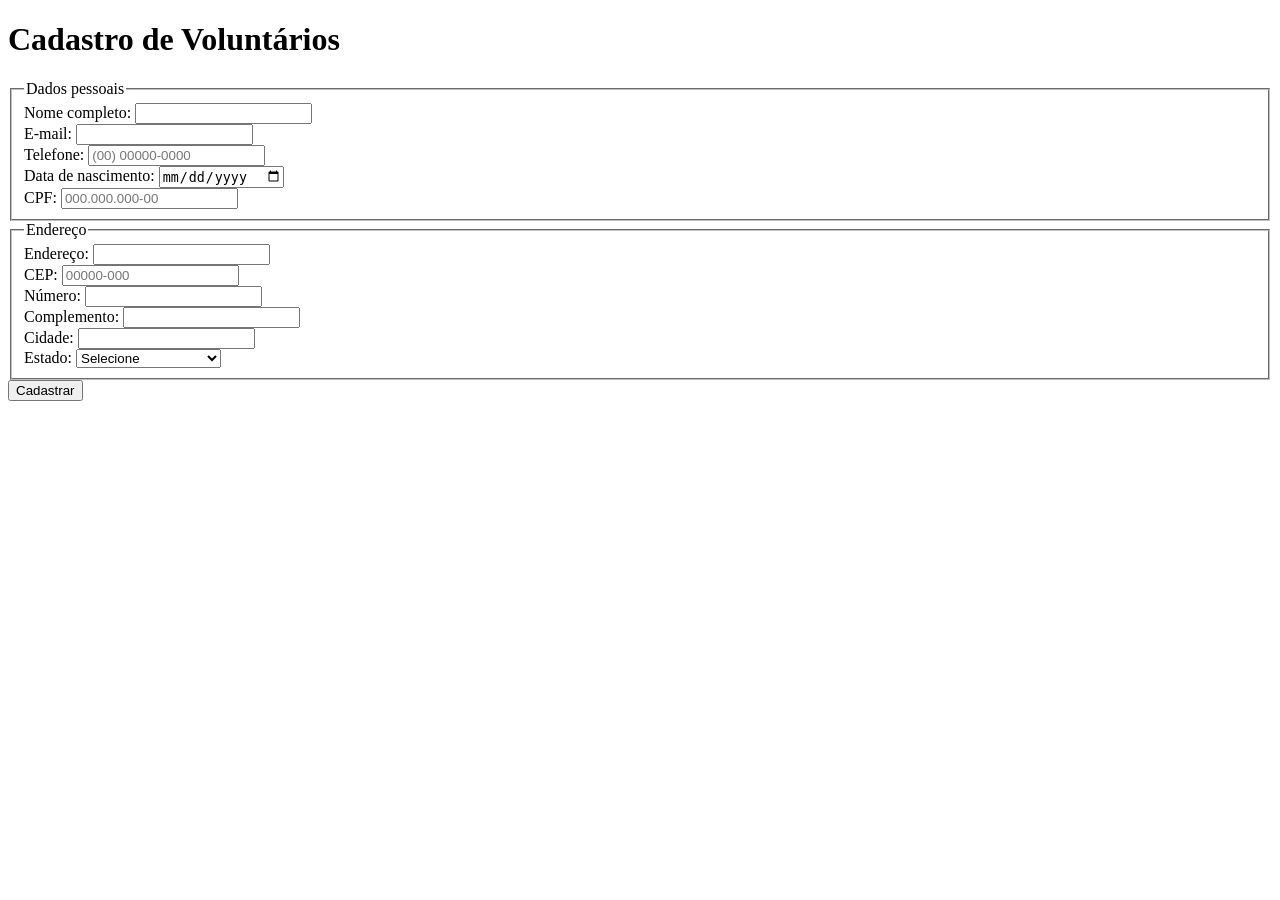
<file: Desenvolvimento Front-End/Atividade prática 1/cadastro.html>
<!DOCTYPE html>
<html lang="pt-BR">
<head>
    <meta charset="UTF-8">
    <meta name="viewport" content="width=device-width, initial-scale=1.0">
    <title>Cadastro de Voluntários</title>
</head>
<body>
    <h1>Cadastro de Voluntários</h1>
    <form action="#" method="POST">
        <fieldset>
            <legend>Dados pessoais</legend>

            <div>
                <label for="nome_completo">Nome completo:</label>
                <input type="text" id="nome_completo" name="nome_completo" autocomplete="name" required>
            </div>

            <div>
                <label for="email">E-mail:</label>
                <input type="email" id="email" name="email" autocomplete="email" required>
            </div>

            <div>
                <label for="telefone">Telefone:</label>
                <input
                    type="tel"
                    id="telefone"
                    name="telefone"
                    autocomplete="tel"
                    placeholder="(00) 00000-0000"
                    pattern="\(\d{2}\)\s\d{4,5}-\d{4}"
                    title="Digite o telefone no formato (00) 00000-0000"
                    required>
            </div>

            <div>
                <label for="data_nascimento">Data de nascimento:</label>
                <input type="date" id="data_nascimento" name="data_nascimento" autocomplete="bday" required>
            </div>

            <div>
                <label for="cpf">CPF:</label>
                <input
                    type="text"
                    id="cpf"
                    name="cpf"
                    inputmode="numeric"
                    placeholder="000.000.000-00"
                    maxlength="14"
                    pattern="[0-9]{3}\.[0-9]{3}\.[0-9]{3}-[0-9]{2}"
                    title="Digite o CPF no formato 000.000.000-00"
                    required>
            </div>
        </fieldset>

        <fieldset>
            <legend>Endereço</legend>

            <div>
                <label for="endereco">Endereço:</label>
                <input type="text" id="endereco" name="endereco" required>
            </div>

            <div>
                <label for="cep">CEP:</label>
                <input
                    type="text"
                    id="cep"
                    name="cep"
                    inputmode="numeric"
                    autocomplete="postal-code"
                    placeholder="00000-000"
                    pattern="\d{5}-\d{3}"
                    title="Digite o CEP no formato 00000-000"
                    required>
            </div>

            <div>
                <label for="numero">Número:</label>
                <input type="number" id="numero" name="numero" min="1" required>
            </div>

            <div>
                <label for="complemento">Complemento:</label>
                <input type="text" id="complemento" name="complemento" autocomplete="address-line2">
            </div>

            <div>
                <label for="cidade">Cidade:</label>
                <input type="text" id="cidade" name="cidade" autocomplete="address-level2" required>
            </div>

            <div>
                <label for="estado">Estado:</label>
                <select id="estado" name="estado" autocomplete="address-level1" required>
                    <option value="">Selecione</option>
                    <option value="AC">Acre</option>
                    <option value="AL">Alagoas</option>
                    <option value="AP">Amapá</option>
                    <option value="AM">Amazonas</option>
                    <option value="BA">Bahia</option>
                    <option value="CE">Ceará</option>
                    <option value="DF">Distrito Federal</option>
                    <option value="ES">Espírito Santo</option>
                    <option value="GO">Goiás</option>
                    <option value="MA">Maranhão</option>
                    <option value="MT">Mato Grosso</option>
                    <option value="MS">Mato Grosso do Sul</option>
                    <option value="MG">Minas Gerais</option>
                    <option value="PA">Pará</option>
                    <option value="PB">Paraíba</option>
                    <option value="PR">Paraná</option>
                    <option value="PE">Pernambuco</option>
                    <option value="PI">Piauí</option>
                    <option value="RJ">Rio de Janeiro</option>
                    <option value="RN">Rio Grande do Norte</option>
                    <option value="RS">Rio Grande do Sul</option>
                    <option value="RO">Rondônia</option>
                    <option value="RR">Roraima</option>
                    <option value="SC">Santa Catarina</option>
                    <option value="SP">São Paulo</option>
                    <option value="SE">Sergipe</option>
                    <option value="TO">Tocantins</option>
                </select>
            </div>
        </fieldset>

        <button type="submit">Cadastrar</button>
    </form>
</body>
</file>
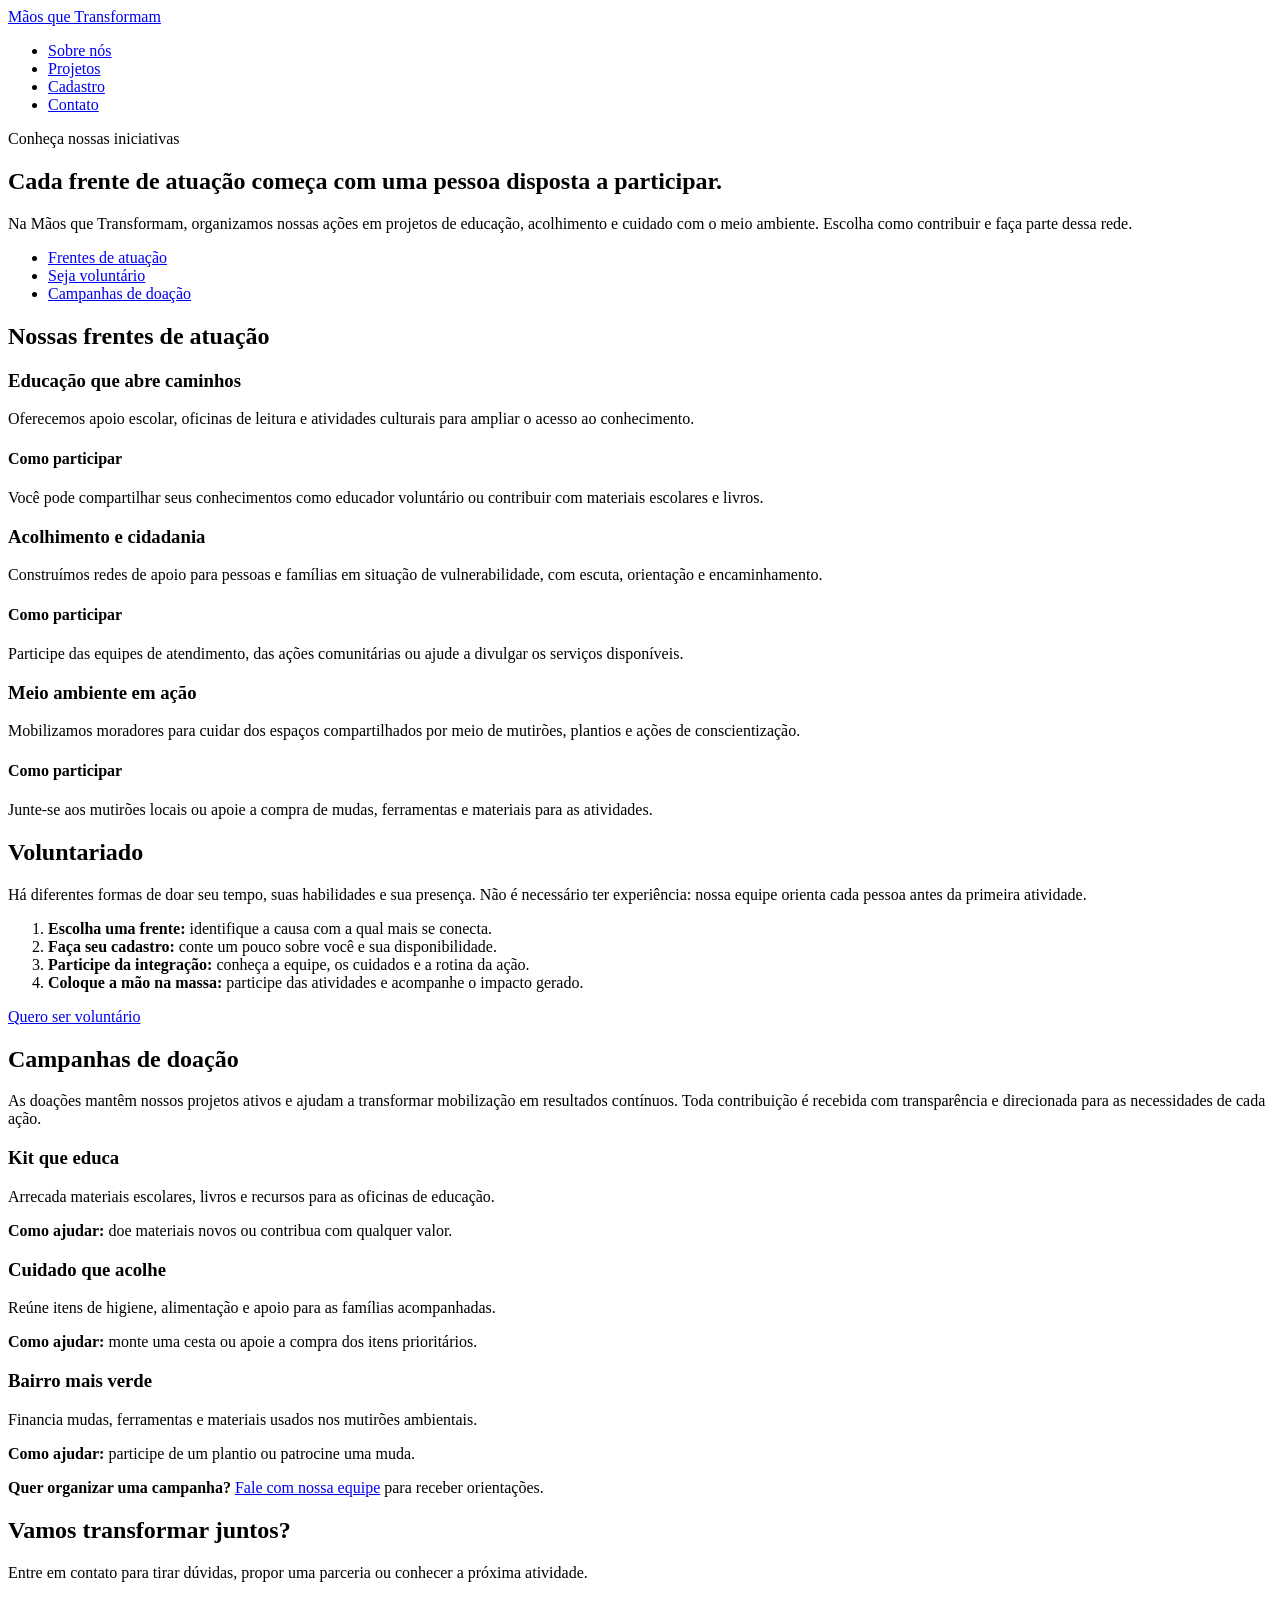
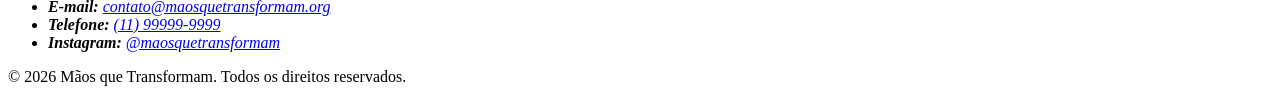
<file: Desenvolvimento Front-End/Atividade prática 1/projetos.html>
<!DOCTYPE html>
<html lang="pt-BR">
<head>
	<meta charset="UTF-8">
	<meta name="viewport" content="width=device-width, initial-scale=1.0">
	<meta name="description" content="Conheça as frentes de atuação, as oportunidades de voluntariado e as campanhas de doação da ONG Mãos que Transformam.">
	<title>Projetos | Mãos que Transformam</title>
</head>
<body>
	<header>
		<div class="container topo">
			<a class="marca" href="index.html">Mãos que Transformam</a>
			<nav aria-label="Navegação principal">
				<ul>
					<li><a href="index.html#sobre">Sobre nós</a></li>
					<li><a href="projetos.html" aria-current="page">Projetos</a></li>
					<li><a href="cadastro.html">Cadastro</a></li>
					<li><a href="projetos.html#contato">Contato</a></li>
				</ul>
			</nav>
		</div>
	</header>

	<main>
		<section class="container introducao" aria-labelledby="titulo-principal">
			<p>Conheça nossas iniciativas</p>
			<h1 id="titulo-principal">Cada frente de atuação começa com uma pessoa disposta a participar.</h1>
			<p>Na Mãos que Transformam, organizamos nossas ações em projetos de educação, acolhimento e cuidado com o meio ambiente. Escolha como contribuir e faça parte dessa rede.</p>

			<nav aria-label="Atalhos desta página">
				<ul>
					<li><a href="#frentes">Frentes de atuação</a></li>
					<li><a href="#voluntariado">Seja voluntário</a></li>
					<li><a href="#doacoes">Campanhas de doação</a></li>
				</ul>
			</nav>
		</section>

		<section class="container frentes" id="frentes" aria-labelledby="titulo-frentes">
			<h2 id="titulo-frentes">Nossas frentes de atuação</h2>
			<div class="projetos">
				<article class="projeto">
					<h3>Educação que abre caminhos</h3>
					<p>Oferecemos apoio escolar, oficinas de leitura e atividades culturais para ampliar o acesso ao conhecimento.</p>
					<h4>Como participar</h4>
					<p>Você pode compartilhar seus conhecimentos como educador voluntário ou contribuir com materiais escolares e livros.</p>
				</article>

				<article class="projeto">
					<h3>Acolhimento e cidadania</h3>
					<p>Construímos redes de apoio para pessoas e famílias em situação de vulnerabilidade, com escuta, orientação e encaminhamento.</p>
					<h4>Como participar</h4>
					<p>Participe das equipes de atendimento, das ações comunitárias ou ajude a divulgar os serviços disponíveis.</p>
				</article>

				<article class="projeto">
					<h3>Meio ambiente em ação</h3>
					<p>Mobilizamos moradores para cuidar dos espaços compartilhados por meio de mutirões, plantios e ações de conscientização.</p>
					<h4>Como participar</h4>
					<p>Junte-se aos mutirões locais ou apoie a compra de mudas, ferramentas e materiais para as atividades.</p>
				</article>
			</div>
		</section>

		<section class="container voluntariado" id="voluntariado" aria-labelledby="titulo-voluntariado">
			<h2 id="titulo-voluntariado">Voluntariado</h2>
			<p>Há diferentes formas de doar seu tempo, suas habilidades e sua presença. Não é necessário ter experiência: nossa equipe orienta cada pessoa antes da primeira atividade.</p>
			<ol>
				<li><strong>Escolha uma frente:</strong> identifique a causa com a qual mais se conecta.</li>
				<li><strong>Faça seu cadastro:</strong> conte um pouco sobre você e sua disponibilidade.</li>
				<li><strong>Participe da integração:</strong> conheça a equipe, os cuidados e a rotina da ação.</li>
				<li><strong>Coloque a mão na massa:</strong> participe das atividades e acompanhe o impacto gerado.</li>
			</ol>
			<a class="botao" href="cadastro.html">Quero ser voluntário</a>
		</section>

		<section class="container doacoes" id="doacoes" aria-labelledby="titulo-doacoes">
			<h2 id="titulo-doacoes">Campanhas de doação</h2>
			<p>As doações mantêm nossos projetos ativos e ajudam a transformar mobilização em resultados contínuos. Toda contribuição é recebida com transparência e direcionada para as necessidades de cada ação.</p>
			<div class="campanhas">
				<article class="campanha">
					<h3>Kit que educa</h3>
					<p>Arrecada materiais escolares, livros e recursos para as oficinas de educação.</p>
					<p><strong>Como ajudar:</strong> doe materiais novos ou contribua com qualquer valor.</p>
				</article>
				<article class="campanha">
					<h3>Cuidado que acolhe</h3>
					<p>Reúne itens de higiene, alimentação e apoio para as famílias acompanhadas.</p>
					<p><strong>Como ajudar:</strong> monte uma cesta ou apoie a compra dos itens prioritários.</p>
				</article>
				<article class="campanha">
					<h3>Bairro mais verde</h3>
					<p>Financia mudas, ferramentas e materiais usados nos mutirões ambientais.</p>
					<p><strong>Como ajudar:</strong> participe de um plantio ou patrocine uma muda.</p>
				</article>
			</div>
			<p><strong>Quer organizar uma campanha?</strong> <a href="mailto:contato@maosquetransformam.org">Fale com nossa equipe</a> para receber orientações.</p>
		</section>

		<section class="container contato" id="contato" aria-labelledby="titulo-contato">
			<h2 id="titulo-contato">Vamos transformar juntos?</h2>
			<p>Entre em contato para tirar dúvidas, propor uma parceria ou conhecer a próxima atividade.</p>
			<address>
				<ul>
					<li><strong>E-mail:</strong> <a href="mailto:contato@maosquetransformam.org">contato@maosquetransformam.org</a></li>
					<li><strong>Telefone:</strong> <a href="tel:+5511999999999">(11) 99999-9999</a></li>
					<li><strong>Instagram:</strong> <a href="https://www.instagram.com/" target="_blank" rel="noopener noreferrer">@maosquetransformam</a></li>
				</ul>
			</address>
		</section>
	</main>

	<footer>
		<div class="container">
			<p>&copy; 2026 Mãos que Transformam. Todos os direitos reservados.</p>
		</div>
	</footer>
</body>
</html>
</file>
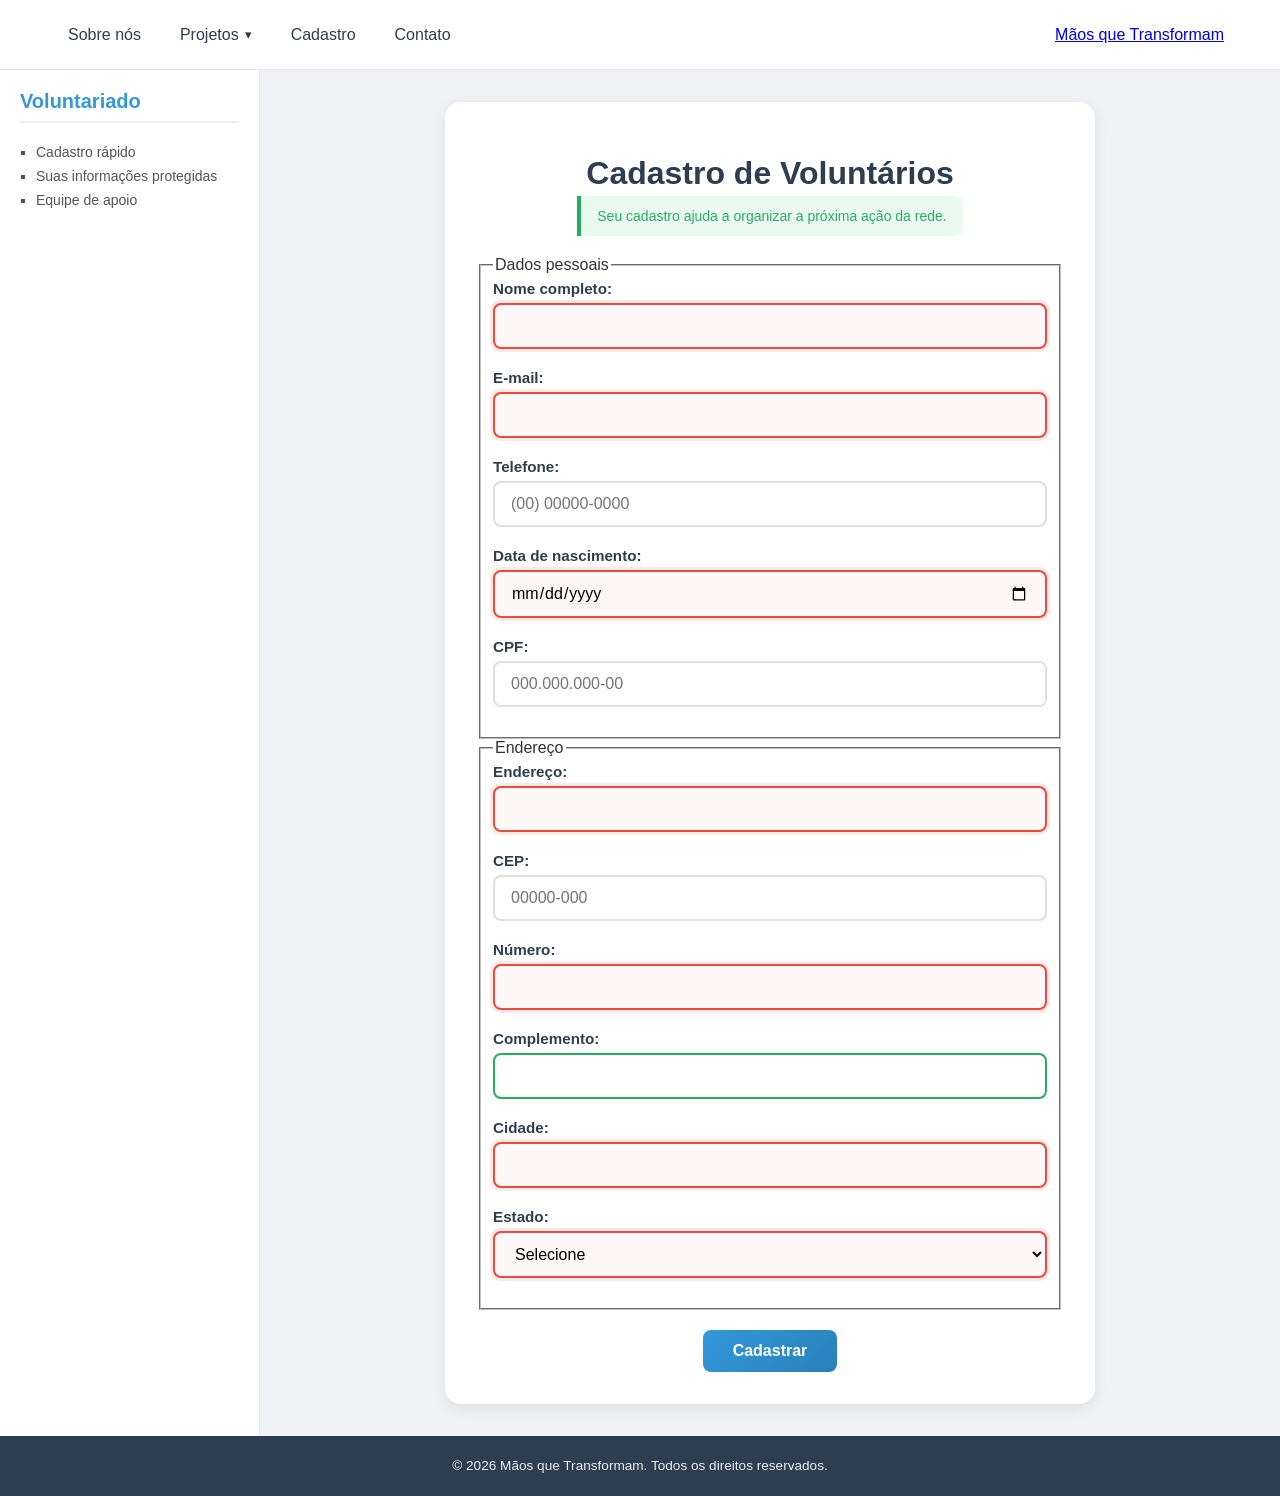
<file: Desenvolvimento Front-End/Atividade prática 2/cadastro.html>
<!DOCTYPE html>
<html lang="pt-BR">
<head>
    <meta charset="UTF-8">
    <meta name="viewport" content="width=device-width, initial-scale=1.0">
    <title>Cadastro de Voluntários</title>
    <link rel="stylesheet" href="css/styles.css">
</head>
<body class="layout-sistema">
    <header class="menu-superior">
        <div class="container">
            <a class="marca link-animado" href="index.html">Mãos que Transformam</a>
            <button class="menu-toggle" type="button" aria-expanded="false" aria-controls="menu-principal" aria-label="Abrir menu">
                <span></span>
                <span></span>
                <span></span>
            </button>
            <nav class="nav-principal" aria-label="Navegação principal">
                <ul class="lista-menu" id="menu-principal">
                    <li><a class="link-animado" href="index.html#sobre">Sobre nós</a></li>
                    <li class="menu-dropdown">
                        <button class="dropdown-toggle" type="button" aria-expanded="false" aria-controls="submenu-projetos">
                            <span>Projetos</span>
                            <span class="caret">▾</span>
                        </button>
                        <ul class="submenu" id="submenu-projetos">
                            <li><a href="projetos.html#frentes">Frentes</a></li>
                            <li><a href="projetos.html#voluntariado">Voluntariado</a></li>
                            <li><a href="projetos.html#doacoes">Doações</a></li>
                        </ul>
                    </li>
                    <li><a class="link-animado" href="cadastro.html" aria-current="page">Cadastro</a></li>
                    <li><a class="link-animado" href="index.html#contato">Contato</a></li>
                </ul>
            </nav>
        </div>
    </header>

    <aside class="mural-avisos">
        <h2>Voluntariado</h2>
        <ul>
            <li>Cadastro rápido</li>
            <li>Suas informações protegidas</li>
            <li>Equipe de apoio</li>
        </ul>
    </aside>

    <main>
        <div class="formulario-container">
            <h1 class="titulo-boas-vindas">Cadastro de Voluntários</h1>
            <div class="alerta-sistema">Seu cadastro ajuda a organizar a próxima ação da rede.</div>

            <form action="#" method="POST">
                <fieldset>
                    <legend>Dados pessoais</legend>

                    <div class="grupo-campo">
                        <label for="nome_completo">Nome completo:</label>
                        <input class="input-moderno" type="text" id="nome_completo" name="nome_completo" autocomplete="name" required>
                    </div>

                    <div class="grupo-campo">
                        <label for="email">E-mail:</label>
                        <input class="input-moderno" type="email" id="email" name="email" autocomplete="email" required>
                    </div>

                    <div class="grupo-campo">
                        <label for="telefone">Telefone:</label>
                        <input
                            class="input-moderno"
                            type="tel"
                            id="telefone"
                            name="telefone"
                            autocomplete="tel"
                            placeholder="(00) 00000-0000"
                            pattern="\(\d{2}\)\s\d{4,5}-\d{4}"
                            title="Digite o telefone no formato (00) 00000-0000"
                            required>
                    </div>

                    <div class="grupo-campo">
                        <label for="data_nascimento">Data de nascimento:</label>
                        <input class="input-moderno" type="date" id="data_nascimento" name="data_nascimento" autocomplete="bday" required>
                    </div>

                    <div class="grupo-campo">
                        <label for="cpf">CPF:</label>
                        <input
                            class="input-moderno"
                            type="text"
                            id="cpf"
                            name="cpf"
                            inputmode="numeric"
                            placeholder="000.000.000-00"
                            maxlength="14"
                            pattern="[0-9]{3}\.[0-9]{3}\.[0-9]{3}-[0-9]{2}"
                            title="Digite o CPF no formato 000.000.000-00"
                            required>
                    </div>
                </fieldset>

                <fieldset>
                    <legend>Endereço</legend>

                    <div class="grupo-campo">
                        <label for="endereco">Endereço:</label>
                        <input class="input-moderno" type="text" id="endereco" name="endereco" required>
                    </div>

                    <div class="grupo-campo">
                        <label for="cep">CEP:</label>
                        <input
                            class="input-moderno"
                            type="text"
                            id="cep"
                            name="cep"
                            inputmode="numeric"
                            autocomplete="postal-code"
                            placeholder="00000-000"
                            pattern="\d{5}-\d{3}"
                            title="Digite o CEP no formato 00000-000"
                            required>
                    </div>

                    <div class="grupo-campo">
                        <label for="numero">Número:</label>
                        <input class="input-moderno" type="number" id="numero" name="numero" min="1" required>
                    </div>

                    <div class="grupo-campo">
                        <label for="complemento">Complemento:</label>
                        <input class="input-moderno" type="text" id="complemento" name="complemento" autocomplete="address-line2">
                    </div>

                    <div class="grupo-campo">
                        <label for="cidade">Cidade:</label>
                        <input class="input-moderno" type="text" id="cidade" name="cidade" autocomplete="address-level2" required>
                    </div>

                    <div class="grupo-campo">
                        <label for="estado">Estado:</label>
                        <select class="input-moderno" id="estado" name="estado" autocomplete="address-level1" required>
                            <option value="">Selecione</option>
                            <option value="AC">Acre</option>
                            <option value="AL">Alagoas</option>
                            <option value="AP">Amapá</option>
                            <option value="AM">Amazonas</option>
                            <option value="BA">Bahia</option>
                            <option value="CE">Ceará</option>
                            <option value="DF">Distrito Federal</option>
                            <option value="ES">Espírito Santo</option>
                            <option value="GO">Goiás</option>
                            <option value="MA">Maranhão</option>
                            <option value="MT">Mato Grosso</option>
                            <option value="MS">Mato Grosso do Sul</option>
                            <option value="MG">Minas Gerais</option>
                            <option value="PA">Pará</option>
                            <option value="PB">Paraíba</option>
                            <option value="PR">Paraná</option>
                            <option value="PE">Pernambuco</option>
                            <option value="PI">Piauí</option>
                            <option value="RJ">Rio de Janeiro</option>
                            <option value="RN">Rio Grande do Norte</option>
                            <option value="RS">Rio Grande do Sul</option>
                            <option value="RO">Rondônia</option>
                            <option value="RR">Roraima</option>
                            <option value="SC">Santa Catarina</option>
                            <option value="SP">São Paulo</option>
                            <option value="SE">Sergipe</option>
                            <option value="TO">Tocantins</option>
                        </select>
                    </div>
                </fieldset>

                <button class="botao-primario" type="submit">Cadastrar</button>
            </form>
        </div>
    </main>

    <footer class="rodape-responsivo">
        <div class="container">
            <p>&copy; 2026 Mãos que Transformam. Todos os direitos reservados.</p>
        </div>
    </footer>

    <script>
        const menuToggle = document.querySelector('.menu-toggle');
        const navPrincipal = document.querySelector('.nav-principal');
        const dropdowns = document.querySelectorAll('.menu-dropdown');

        if (menuToggle && navPrincipal) {
            menuToggle.addEventListener('click', function () {
                const isOpen = navPrincipal.classList.toggle('is-open');
                menuToggle.setAttribute('aria-expanded', String(isOpen));
            });
        }

        dropdowns.forEach(function (dropdown) {
            const button = dropdown.querySelector('.dropdown-toggle');
            if (!button) return;

            button.addEventListener('click', function () {
                const isOpen = dropdown.classList.toggle('is-open');
                button.setAttribute('aria-expanded', String(isOpen));
            });
        });

        document.addEventListener('click', function (event) {
            if (!event.target.closest('.menu-dropdown')) {
                dropdowns.forEach(function (dropdown) {
                    dropdown.classList.remove('is-open');
                    dropdown.querySelector('.dropdown-toggle')?.setAttribute('aria-expanded', 'false');
                });
            }
        });
    </script>
</body>
</html>
</file>
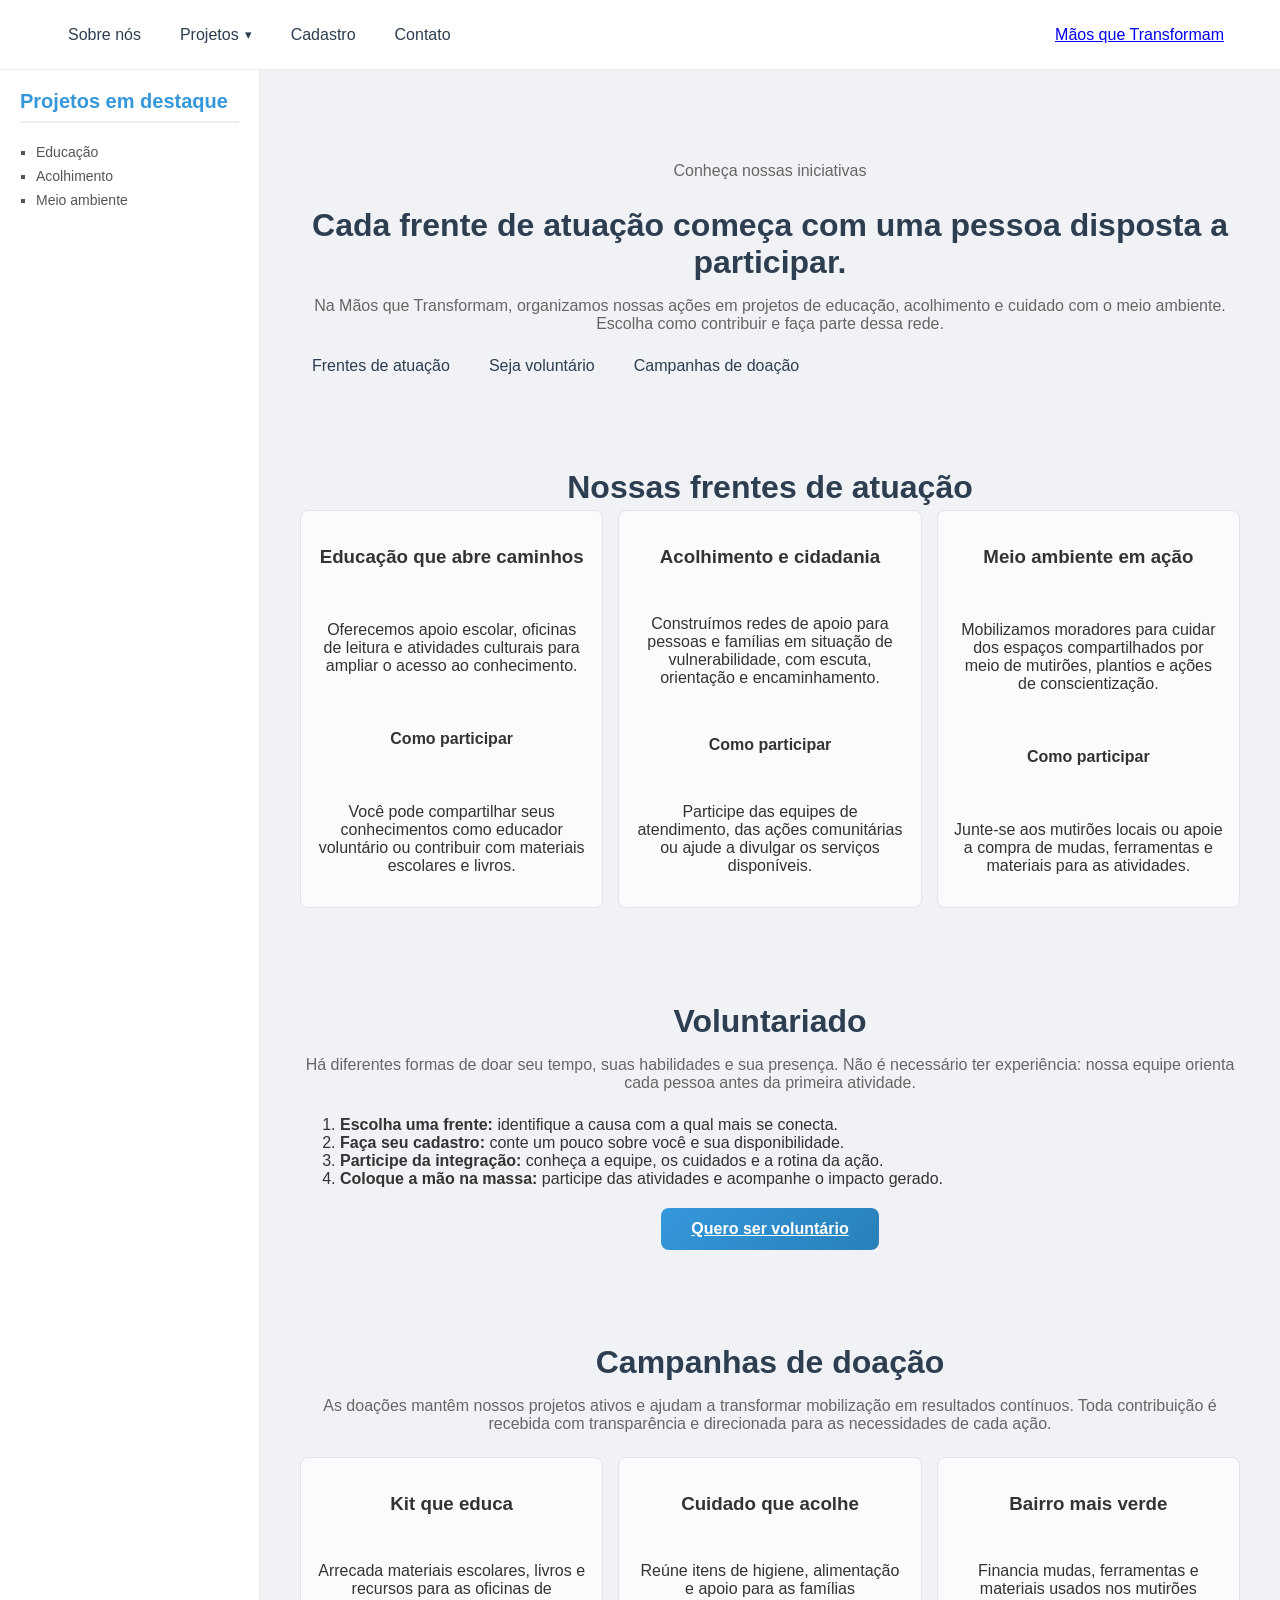
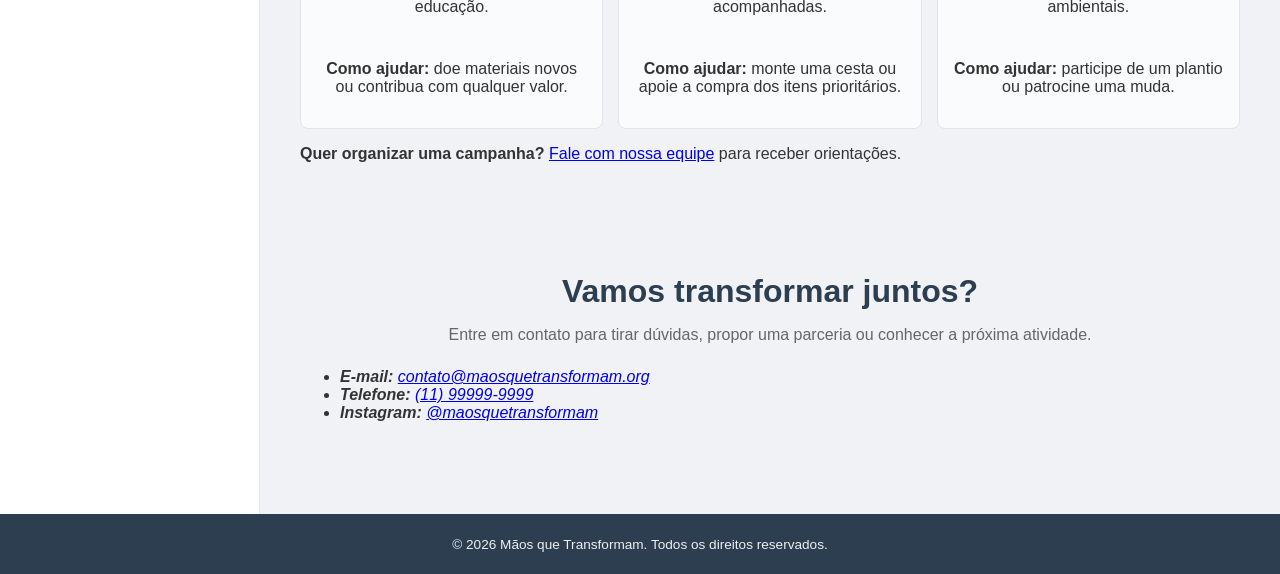
<file: Desenvolvimento Front-End/Atividade prática 2/projetos.html>
<!DOCTYPE html>
<html lang="pt-BR">
<head>
	<meta charset="UTF-8">
	<meta name="viewport" content="width=device-width, initial-scale=1.0">
	<meta name="description" content="Conheça as frentes de atuação, as oportunidades de voluntariado e as campanhas de doação da ONG Mãos que Transformam.">
	<title>Projetos | Mãos que Transformam</title>
	<link rel="stylesheet" href="css/styles.css">
</head>
<body class="layout-sistema">
	<header class="menu-superior">
		<div class="container">
			<a class="marca link-animado" href="index.html">Mãos que Transformam</a>
			<button class="menu-toggle" type="button" aria-expanded="false" aria-controls="menu-principal" aria-label="Abrir menu">
				<span></span>
				<span></span>
				<span></span>
			</button>
			<nav class="nav-principal" aria-label="Navegação principal">
				<ul class="lista-menu" id="menu-principal">
					<li><a class="link-animado" href="index.html#sobre">Sobre nós</a></li>
					<li class="menu-dropdown">
						<button class="dropdown-toggle" type="button" aria-expanded="false" aria-controls="submenu-projetos">
							<span>Projetos</span>
							<span class="caret">▾</span>
						</button>
						<ul class="submenu" id="submenu-projetos">
							<li><a href="#frentes">Frentes</a></li>
							<li><a href="#voluntariado">Voluntariado</a></li>
							<li><a href="#doacoes">Doações</a></li>
						</ul>
					</li>
					<li><a class="link-animado" href="cadastro.html">Cadastro</a></li>
					<li><a class="link-animado" href="#contato">Contato</a></li>
				</ul>
			</nav>
		</div>
	</header>

	<aside class="mural-avisos">
		<h2>Projetos em destaque</h2>
		<ul>
			<li>Educação</li>
			<li>Acolhimento</li>
			<li>Meio ambiente</li>
		</ul>
	</aside>

	<main>
		<section class="container" aria-labelledby="titulo-principal">
			<p class="texto-introducao">Conheça nossas iniciativas</p>
			<h1 id="titulo-principal" class="titulo-boas-vindas">Cada frente de atuação começa com uma pessoa disposta a participar.</h1>
			<p class="texto-introducao">Na Mãos que Transformam, organizamos nossas ações em projetos de educação, acolhimento e cuidado com o meio ambiente. Escolha como contribuir e faça parte dessa rede.</p>

			<nav aria-label="Atalhos desta página">
				<ul class="lista-menu">
					<li><a class="link-animado" href="#frentes">Frentes de atuação</a></li>
					<li><a class="link-animado" href="#voluntariado">Seja voluntário</a></li>
					<li><a class="link-animado" href="#doacoes">Campanhas de doação</a></li>
				</ul>
			</nav>
		</section>

		<section class="container" id="frentes" aria-labelledby="titulo-frentes">
			<h2 id="titulo-frentes" class="titulo-boas-vindas">Nossas frentes de atuação</h2>
			<div class="grid-modulos">
				<article class="card-componente">
					<h3>Educação que abre caminhos</h3>
					<p>Oferecemos apoio escolar, oficinas de leitura e atividades culturais para ampliar o acesso ao conhecimento.</p>
					<h4>Como participar</h4>
					<p>Você pode compartilhar seus conhecimentos como educador voluntário ou contribuir com materiais escolares e livros.</p>
				</article>

				<article class="card-componente">
					<h3>Acolhimento e cidadania</h3>
					<p>Construímos redes de apoio para pessoas e famílias em situação de vulnerabilidade, com escuta, orientação e encaminhamento.</p>
					<h4>Como participar</h4>
					<p>Participe das equipes de atendimento, das ações comunitárias ou ajude a divulgar os serviços disponíveis.</p>
				</article>

				<article class="card-componente">
					<h3>Meio ambiente em ação</h3>
					<p>Mobilizamos moradores para cuidar dos espaços compartilhados por meio de mutirões, plantios e ações de conscientização.</p>
					<h4>Como participar</h4>
					<p>Junte-se aos mutirões locais ou apoie a compra de mudas, ferramentas e materiais para as atividades.</p>
				</article>
			</div>
		</section>

		<section class="container" id="voluntariado" aria-labelledby="titulo-voluntariado">
			<h2 id="titulo-voluntariado" class="titulo-boas-vindas">Voluntariado</h2>
			<p class="texto-introducao">Há diferentes formas de doar seu tempo, suas habilidades e sua presença. Não é necessário ter experiência: nossa equipe orienta cada pessoa antes da primeira atividade.</p>
			<ol>
				<li><strong>Escolha uma frente:</strong> identifique a causa com a qual mais se conecta.</li>
				<li><strong>Faça seu cadastro:</strong> conte um pouco sobre você e sua disponibilidade.</li>
				<li><strong>Participe da integração:</strong> conheça a equipe, os cuidados e a rotina da ação.</li>
				<li><strong>Coloque a mão na massa:</strong> participe das atividades e acompanhe o impacto gerado.</li>
			</ol>
			<a class="botao-primario" href="cadastro.html">Quero ser voluntário</a>
		</section>

		<section class="container" id="doacoes" aria-labelledby="titulo-doacoes">
			<h2 id="titulo-doacoes" class="titulo-boas-vindas">Campanhas de doação</h2>
			<p class="texto-introducao">As doações mantêm nossos projetos ativos e ajudam a transformar mobilização em resultados contínuos. Toda contribuição é recebida com transparência e direcionada para as necessidades de cada ação.</p>
			<div class="grid-modulos">
				<article class="card-componente">
					<h3>Kit que educa</h3>
					<p>Arrecada materiais escolares, livros e recursos para as oficinas de educação.</p>
					<p><strong>Como ajudar:</strong> doe materiais novos ou contribua com qualquer valor.</p>
				</article>
				<article class="card-componente">
					<h3>Cuidado que acolhe</h3>
					<p>Reúne itens de higiene, alimentação e apoio para as famílias acompanhadas.</p>
					<p><strong>Como ajudar:</strong> monte uma cesta ou apoie a compra dos itens prioritários.</p>
				</article>
				<article class="card-componente">
					<h3>Bairro mais verde</h3>
					<p>Financia mudas, ferramentas e materiais usados nos mutirões ambientais.</p>
					<p><strong>Como ajudar:</strong> participe de um plantio ou patrocine uma muda.</p>
				</article>
			</div>
			<p><strong>Quer organizar uma campanha?</strong> <a href="mailto:contato@maosquetransformam.org">Fale com nossa equipe</a> para receber orientações.</p>
		</section>

		<section class="container" id="contato" aria-labelledby="titulo-contato">
			<h2 id="titulo-contato" class="titulo-boas-vindas">Vamos transformar juntos?</h2>
			<p class="texto-introducao">Entre em contato para tirar dúvidas, propor uma parceria ou conhecer a próxima atividade.</p>
			<address>
				<ul>
					<li><strong>E-mail:</strong> <a href="mailto:contato@maosquetransformam.org">contato@maosquetransformam.org</a></li>
					<li><strong>Telefone:</strong> <a href="tel:+5511999999999">(11) 99999-9999</a></li>
					<li><strong>Instagram:</strong> <a href="https://www.instagram.com/" target="_blank" rel="noopener noreferrer">@maosquetransformam</a></li>
				</ul>
			</address>
		</section>
	</main>

	<footer class="rodape-responsivo">
		<div class="container">
			<p>&copy; 2026 Mãos que Transformam. Todos os direitos reservados.</p>
		</div>
	</footer>

	<script>
		const menuToggle = document.querySelector('.menu-toggle');
		const navPrincipal = document.querySelector('.nav-principal');
		const dropdowns = document.querySelectorAll('.menu-dropdown');

		if (menuToggle && navPrincipal) {
			menuToggle.addEventListener('click', function () {
				const isOpen = navPrincipal.classList.toggle('is-open');
				menuToggle.setAttribute('aria-expanded', String(isOpen));
			});
		}

		dropdowns.forEach(function (dropdown) {
			const button = dropdown.querySelector('.dropdown-toggle');
			if (!button) return;

			button.addEventListener('click', function () {
				const isOpen = dropdown.classList.toggle('is-open');
				button.setAttribute('aria-expanded', String(isOpen));
			});
		});

		document.addEventListener('click', function (event) {
			if (!event.target.closest('.menu-dropdown')) {
				dropdowns.forEach(function (dropdown) {
					dropdown.classList.remove('is-open');
					dropdown.querySelector('.dropdown-toggle')?.setAttribute('aria-expanded', 'false');
				});
			}
		});
	</script>
</body>
</html>
</file>
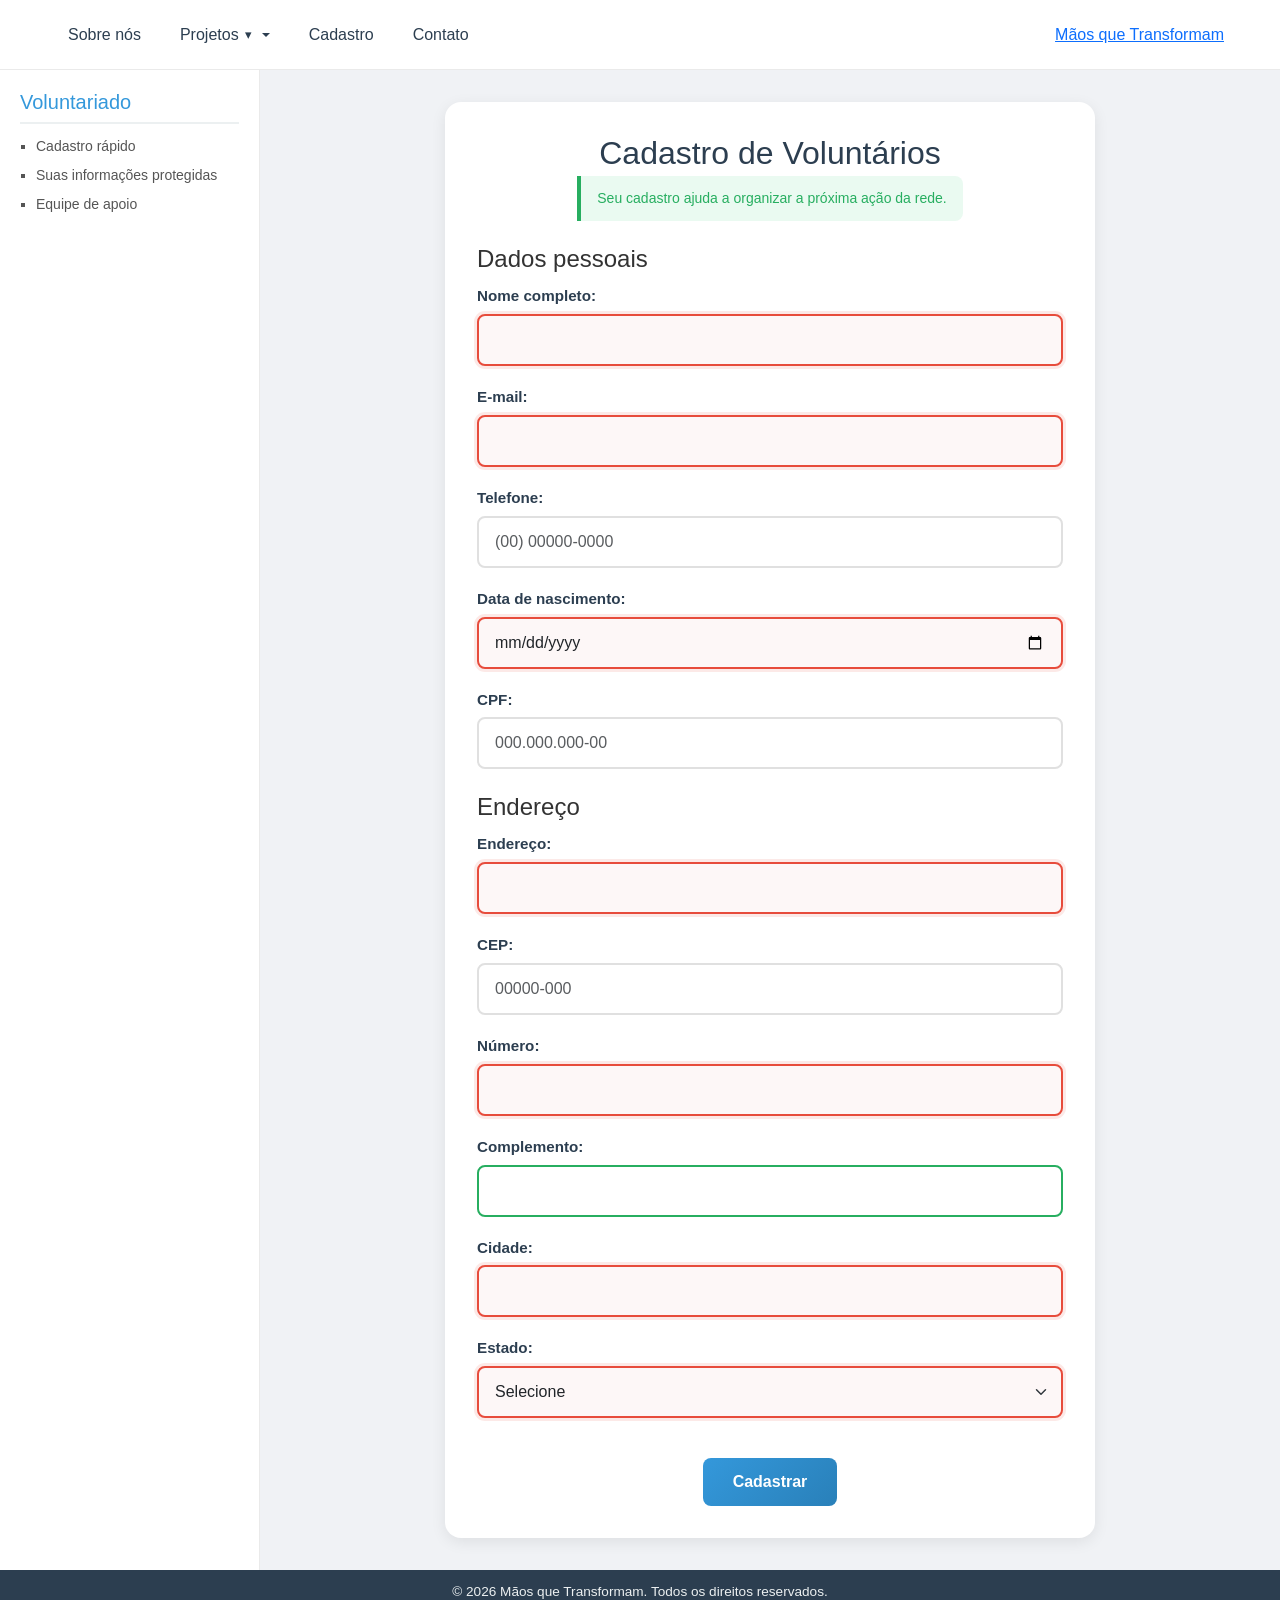
<file: Desenvolvimento Front-End/Atividade prática 3/html/cadastro.html>
<!DOCTYPE html>
<html lang="pt-BR">
<head>
    <meta charset="UTF-8">
    <meta name="viewport" content="width=device-width, initial-scale=1.0">
    <title>Cadastro de Voluntários</title>
    <link href="https://cdn.jsdelivr.net/npm/bootstrap@5.3.3/dist/css/bootstrap.min.css" rel="stylesheet">
    <link rel="stylesheet" href="../css/styles.css">
</head>
<body class="layout-sistema">
    <header class="menu-superior">
        <div class="container">
            <a class="marca link-animado" href="index.html">Mãos que Transformam</a>
            <button class="menu-toggle" type="button" aria-expanded="false" aria-controls="menu-principal" aria-label="Abrir menu">
                <span></span>
                <span></span>
                <span></span>
            </button>
            <nav class="nav-principal" aria-label="Navegação principal">
                <ul class="lista-menu" id="menu-principal">
                    <li><a class="link-animado" href="index.html#sobre">Sobre nós</a></li>
                    <li class="menu-dropdown">
                        <button class="dropdown-toggle" type="button" aria-expanded="false" aria-controls="submenu-projetos">
                            <span>Projetos</span>
                            <span class="caret">▾</span>
                        </button>
                        <ul class="submenu" id="submenu-projetos">
                            <li><a href="projetos.html#frentes">Frentes</a></li>
                            <li><a href="projetos.html#voluntariado">Voluntariado</a></li>
                            <li><a href="projetos.html#doacoes">Doações</a></li>
                        </ul>
                    </li>
                    <li><a class="link-animado" href="cadastro.html" aria-current="page">Cadastro</a></li>
                    <li><a class="link-animado" href="index.html#contato">Contato</a></li>
                </ul>
            </nav>
        </div>
    </header>

    <aside class="mural-avisos">
        <h2>Voluntariado</h2>
        <ul>
            <li>Cadastro rápido</li>
            <li>Suas informações protegidas</li>
            <li>Equipe de apoio</li>
        </ul>
    </aside>

    <main>
        <div class="formulario-container">
            <h1 class="titulo-boas-vindas">Cadastro de Voluntários</h1>
            <div class="alerta-sistema">Seu cadastro ajuda a organizar a próxima ação da rede.</div>

            <form action="#" method="POST">
                <fieldset>
                    <legend>Dados pessoais</legend>

                    <div class="grupo-campo">
                        <label for="nome_completo">Nome completo:</label>
                        <input class="input-moderno" type="text" id="nome_completo" name="nome_completo" autocomplete="name" required>
                    </div>

                    <div class="grupo-campo">
                        <label for="email">E-mail:</label>
                        <input class="input-moderno" type="email" id="email" name="email" autocomplete="email" required>
                    </div>

                    <div class="grupo-campo">
                        <label for="telefone">Telefone:</label>
                        <input
                            class="input-moderno form-control"
                            type="tel"
                            id="telefone"
                            name="telefone"
                            autocomplete="tel"
                            placeholder="(00) 00000-0000"
                            pattern="\(\d{2}\)\s\d{4,5}-\d{4}"
                            title="Digite o telefone no formato (00) 00000-0000"
                            required>
                    </div>

                    <div class="grupo-campo">
                        <label for="data_nascimento">Data de nascimento:</label>
                        <input class="input-moderno form-control" type="date" id="data_nascimento" name="data_nascimento" autocomplete="bday" required>
                    </div>

                    <div class="grupo-campo">
                        <label for="cpf">CPF:</label>
                        <input
                            class="input-moderno form-control"
                            type="text"
                            id="cpf"
                            name="cpf"
                            inputmode="numeric"
                            placeholder="000.000.000-00"
                            maxlength="14"
                            pattern="[0-9]{3}\.[0-9]{3}\.[0-9]{3}-[0-9]{2}"
                            title="Digite o CPF no formato 000.000.000-00"
                            required>
                    </div>
                </fieldset>

                <fieldset>
                    <legend>Endereço</legend>

                    <div class="grupo-campo">
                        <label for="endereco">Endereço:</label>
                        <input class="input-moderno form-control" type="text" id="endereco" name="endereco" required>
                    </div>

                    <div class="grupo-campo">
                        <label for="cep">CEP:</label>
                        <input
                            class="input-moderno form-control"
                            type="text"
                            id="cep"
                            name="cep"
                            inputmode="numeric"
                            autocomplete="postal-code"
                            placeholder="00000-000"
                            pattern="\d{5}-\d{3}"
                            title="Digite o CEP no formato 00000-000"
                            required>
                    </div>

                    <div class="grupo-campo">
                        <label for="numero">Número:</label>
                        <input class="input-moderno form-control" type="number" id="numero" name="numero" min="1" required>
                    </div>

                    <div class="grupo-campo">
                        <label for="complemento">Complemento:</label>
                        <input class="input-moderno form-control" type="text" id="complemento" name="complemento" autocomplete="address-line2">
                    </div>

                    <div class="grupo-campo">
                        <label for="cidade">Cidade:</label>
                        <input class="input-moderno form-control" type="text" id="cidade" name="cidade" autocomplete="address-level2" required>
                    </div>

                    <div class="grupo-campo">
                        <label for="estado">Estado:</label>
                        <select class="input-moderno form-select" id="estado" name="estado" autocomplete="address-level1" required>
                            <option value="">Selecione</option>
                            <option value="AC">Acre</option>
                            <option value="AL">Alagoas</option>
                            <option value="AP">Amapá</option>
                            <option value="AM">Amazonas</option>
                            <option value="BA">Bahia</option>
                            <option value="CE">Ceará</option>
                            <option value="DF">Distrito Federal</option>
                            <option value="ES">Espírito Santo</option>
                            <option value="GO">Goiás</option>
                            <option value="MA">Maranhão</option>
                            <option value="MT">Mato Grosso</option>
                            <option value="MS">Mato Grosso do Sul</option>
                            <option value="MG">Minas Gerais</option>
                            <option value="PA">Pará</option>
                            <option value="PB">Paraíba</option>
                            <option value="PR">Paraná</option>
                            <option value="PE">Pernambuco</option>
                            <option value="PI">Piauí</option>
                            <option value="RJ">Rio de Janeiro</option>
                            <option value="RN">Rio Grande do Norte</option>
                            <option value="RS">Rio Grande do Sul</option>
                            <option value="RO">Rondônia</option>
                            <option value="RR">Roraima</option>
                            <option value="SC">Santa Catarina</option>
                            <option value="SP">São Paulo</option>
                            <option value="SE">Sergipe</option>
                            <option value="TO">Tocantins</option>
                        </select>
                    </div>
                </fieldset>

                <button class="botao-primario btn btn-primary" type="submit">Cadastrar</button>
            </form>
        </div>
    </main>

    <footer class="rodape-responsivo">
        <div class="container">
            <p>&copy; 2026 Mãos que Transformam. Todos os direitos reservados.</p>
        </div>
    </footer>

    <script src="https://cdn.jsdelivr.net/npm/bootstrap@5.3.3/dist/js/bootstrap.bundle.min.js"></script>
    <script type="module" src="../js/main.js"></script>

    <script type="application/json">
        const menuToggle = document.querySelector('.menu-toggle');
        const navPrincipal = document.querySelector('.nav-principal');
        const dropdowns = document.querySelectorAll('.menu-dropdown');

        if (menuToggle && navPrincipal) {
            menuToggle.addEventListener('click', function () {
                const isOpen = navPrincipal.classList.toggle('is-open');
                menuToggle.setAttribute('aria-expanded', String(isOpen));
            });
        }

        dropdowns.forEach(function (dropdown) {
            const button = dropdown.querySelector('.dropdown-toggle');
            if (!button) return;

            button.addEventListener('click', function () {
                const isOpen = dropdown.classList.toggle('is-open');
                button.setAttribute('aria-expanded', String(isOpen));
            });
        });

        document.addEventListener('click', function (event) {
            if (!event.target.closest('.menu-dropdown')) {
                dropdowns.forEach(function (dropdown) {
                    dropdown.classList.remove('is-open');
                    dropdown.querySelector('.dropdown-toggle')?.setAttribute('aria-expanded', 'false');
                });
            }
        });
    </script>
</body>
</html>
</file>
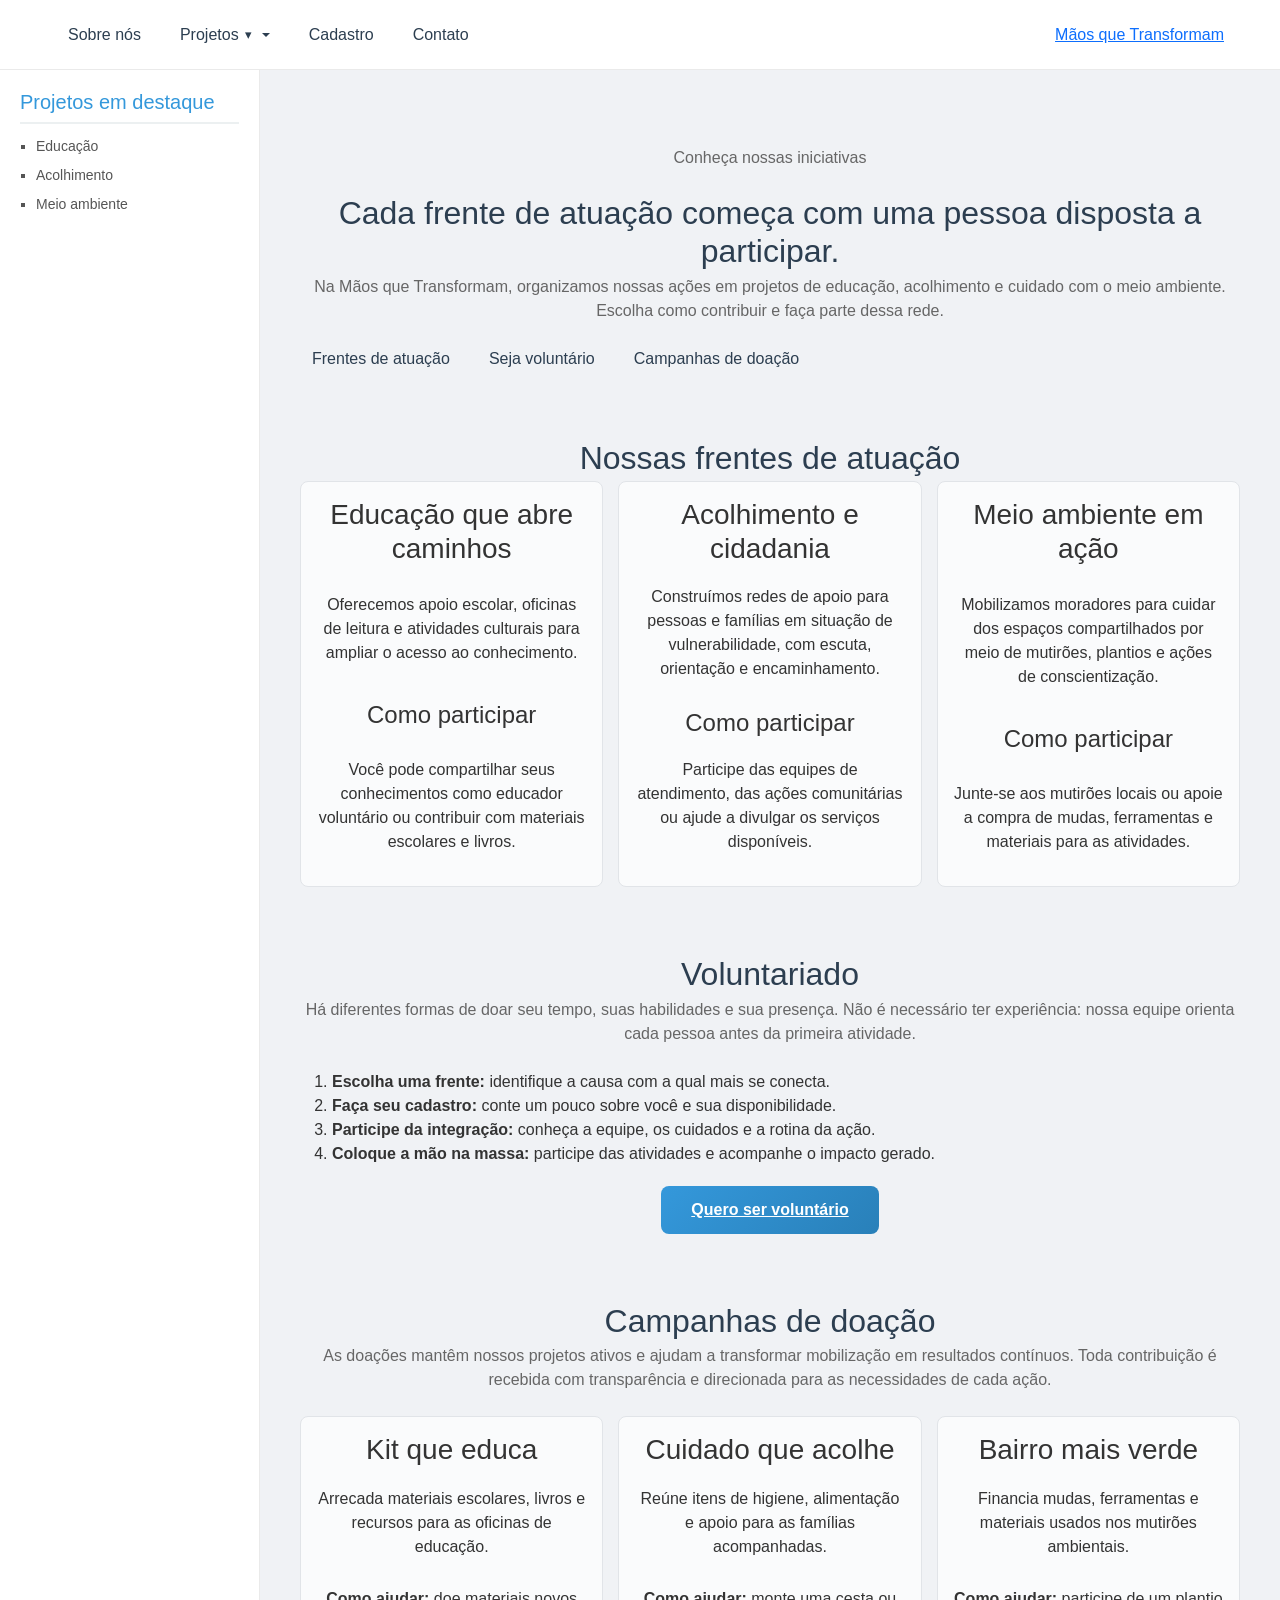
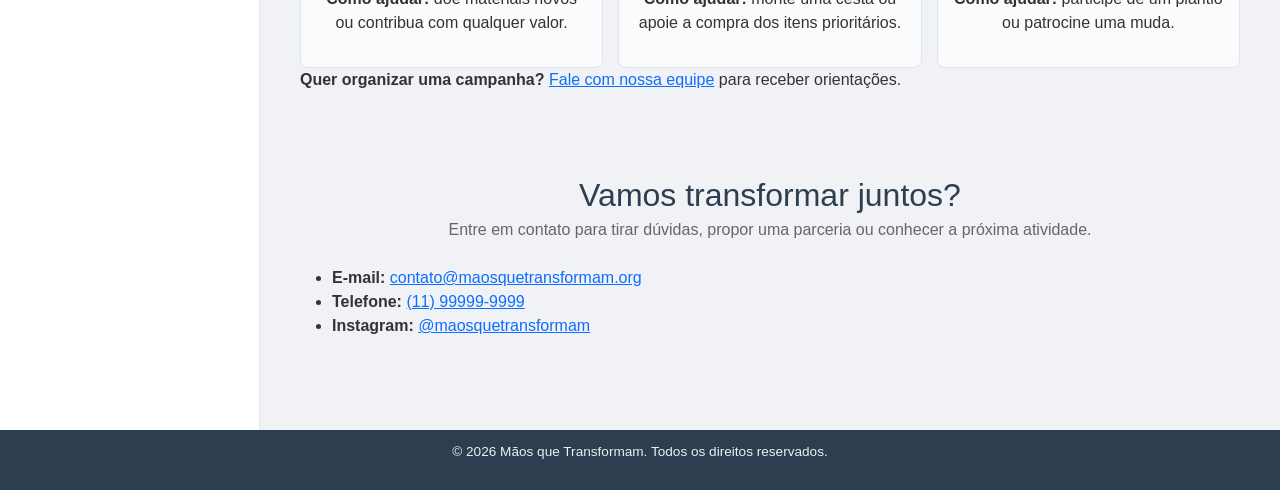
<file: Desenvolvimento Front-End/Atividade prática 3/html/projetos.html>
<!DOCTYPE html>
<html lang="pt-BR">
<head>
	<meta charset="UTF-8">
	<meta name="viewport" content="width=device-width, initial-scale=1.0">
	<meta name="description" content="Conheça as frentes de atuação, as oportunidades de voluntariado e as campanhas de doação da ONG Mãos que Transformam.">
	<title>Projetos | Mãos que Transformam</title>
	<link href="https://cdn.jsdelivr.net/npm/bootstrap@5.3.3/dist/css/bootstrap.min.css" rel="stylesheet">
	<link rel="stylesheet" href="../css/styles.css">
</head>
<body class="layout-sistema">
	<header class="menu-superior">
		<div class="container">
			<a class="marca link-animado" href="index.html">Mãos que Transformam</a>
			<button class="menu-toggle" type="button" aria-expanded="false" aria-controls="menu-principal" aria-label="Abrir menu">
				<span></span>
				<span></span>
				<span></span>
			</button>
			<nav class="nav-principal" aria-label="Navegação principal">
				<ul class="lista-menu" id="menu-principal">
					<li><a class="link-animado" href="index.html#sobre">Sobre nós</a></li>
					<li class="menu-dropdown">
						<button class="dropdown-toggle" type="button" aria-expanded="false" aria-controls="submenu-projetos">
							<span>Projetos</span>
							<span class="caret">▾</span>
						</button>
						<ul class="submenu" id="submenu-projetos">
							<li><a href="#frentes">Frentes</a></li>
							<li><a href="#voluntariado">Voluntariado</a></li>
							<li><a href="#doacoes">Doações</a></li>
						</ul>
					</li>
					<li><a class="link-animado" href="cadastro.html">Cadastro</a></li>
					<li><a class="link-animado" href="#contato">Contato</a></li>
				</ul>
			</nav>
		</div>
	</header>

	<aside class="mural-avisos">
		<h2>Projetos em destaque</h2>
		<ul>
			<li>Educação</li>
			<li>Acolhimento</li>
			<li>Meio ambiente</li>
		</ul>
	</aside>

	<main>
		<section class="container" aria-labelledby="titulo-principal">
			<p class="texto-introducao">Conheça nossas iniciativas</p>
			<h1 id="titulo-principal" class="titulo-boas-vindas">Cada frente de atuação começa com uma pessoa disposta a participar.</h1>
			<p class="texto-introducao">Na Mãos que Transformam, organizamos nossas ações em projetos de educação, acolhimento e cuidado com o meio ambiente. Escolha como contribuir e faça parte dessa rede.</p>

			<nav aria-label="Atalhos desta página">
				<ul class="lista-menu">
					<li><a class="link-animado" href="#frentes">Frentes de atuação</a></li>
					<li><a class="link-animado" href="#voluntariado">Seja voluntário</a></li>
					<li><a class="link-animado" href="#doacoes">Campanhas de doação</a></li>
				</ul>
			</nav>
		</section>

		<section class="container" id="frentes" aria-labelledby="titulo-frentes">
			<h2 id="titulo-frentes" class="titulo-boas-vindas">Nossas frentes de atuação</h2>
			<div class="grid-modulos">
				<article class="card-componente">
					<h3>Educação que abre caminhos</h3>
					<p>Oferecemos apoio escolar, oficinas de leitura e atividades culturais para ampliar o acesso ao conhecimento.</p>
					<h4>Como participar</h4>
					<p>Você pode compartilhar seus conhecimentos como educador voluntário ou contribuir com materiais escolares e livros.</p>
				</article>

				<article class="card-componente">
					<h3>Acolhimento e cidadania</h3>
					<p>Construímos redes de apoio para pessoas e famílias em situação de vulnerabilidade, com escuta, orientação e encaminhamento.</p>
					<h4>Como participar</h4>
					<p>Participe das equipes de atendimento, das ações comunitárias ou ajude a divulgar os serviços disponíveis.</p>
				</article>

				<article class="card-componente">
					<h3>Meio ambiente em ação</h3>
					<p>Mobilizamos moradores para cuidar dos espaços compartilhados por meio de mutirões, plantios e ações de conscientização.</p>
					<h4>Como participar</h4>
					<p>Junte-se aos mutirões locais ou apoie a compra de mudas, ferramentas e materiais para as atividades.</p>
				</article>
			</div>
		</section>

		<section class="container" id="voluntariado" aria-labelledby="titulo-voluntariado">
			<h2 id="titulo-voluntariado" class="titulo-boas-vindas">Voluntariado</h2>
			<p class="texto-introducao">Há diferentes formas de doar seu tempo, suas habilidades e sua presença. Não é necessário ter experiência: nossa equipe orienta cada pessoa antes da primeira atividade.</p>
			<ol>
				<li><strong>Escolha uma frente:</strong> identifique a causa com a qual mais se conecta.</li>
				<li><strong>Faça seu cadastro:</strong> conte um pouco sobre você e sua disponibilidade.</li>
				<li><strong>Participe da integração:</strong> conheça a equipe, os cuidados e a rotina da ação.</li>
				<li><strong>Coloque a mão na massa:</strong> participe das atividades e acompanhe o impacto gerado.</li>
			</ol>
			<a class="botao-primario" href="cadastro.html">Quero ser voluntário</a>
		</section>

		<section class="container" id="doacoes" aria-labelledby="titulo-doacoes">
			<h2 id="titulo-doacoes" class="titulo-boas-vindas">Campanhas de doação</h2>
			<p class="texto-introducao">As doações mantêm nossos projetos ativos e ajudam a transformar mobilização em resultados contínuos. Toda contribuição é recebida com transparência e direcionada para as necessidades de cada ação.</p>
			<div class="grid-modulos">
				<article class="card-componente">
					<h3>Kit que educa</h3>
					<p>Arrecada materiais escolares, livros e recursos para as oficinas de educação.</p>
					<p><strong>Como ajudar:</strong> doe materiais novos ou contribua com qualquer valor.</p>
				</article>
				<article class="card-componente">
					<h3>Cuidado que acolhe</h3>
					<p>Reúne itens de higiene, alimentação e apoio para as famílias acompanhadas.</p>
					<p><strong>Como ajudar:</strong> monte uma cesta ou apoie a compra dos itens prioritários.</p>
				</article>
				<article class="card-componente">
					<h3>Bairro mais verde</h3>
					<p>Financia mudas, ferramentas e materiais usados nos mutirões ambientais.</p>
					<p><strong>Como ajudar:</strong> participe de um plantio ou patrocine uma muda.</p>
				</article>
			</div>
			<p><strong>Quer organizar uma campanha?</strong> <a href="mailto:contato@maosquetransformam.org">Fale com nossa equipe</a> para receber orientações.</p>
		</section>

		<section class="container" id="contato" aria-labelledby="titulo-contato">
			<h2 id="titulo-contato" class="titulo-boas-vindas">Vamos transformar juntos?</h2>
			<p class="texto-introducao">Entre em contato para tirar dúvidas, propor uma parceria ou conhecer a próxima atividade.</p>
			<address>
				<ul>
					<li><strong>E-mail:</strong> <a href="mailto:contato@maosquetransformam.org">contato@maosquetransformam.org</a></li>
					<li><strong>Telefone:</strong> <a href="tel:+5511999999999">(11) 99999-9999</a></li>
					<li><strong>Instagram:</strong> <a href="https://www.instagram.com/" target="_blank" rel="noopener noreferrer">@maosquetransformam</a></li>
				</ul>
			</address>
		</section>
	</main>

	<footer class="rodape-responsivo">
		<div class="container">
			<p>&copy; 2026 Mãos que Transformam. Todos os direitos reservados.</p>
		</div>
	</footer>

	<script src="https://cdn.jsdelivr.net/npm/bootstrap@5.3.3/dist/js/bootstrap.bundle.min.js"></script>
	<script type="module" src="../js/main.js"></script>

	<script type="application/json">
		const menuToggle = document.querySelector('.menu-toggle');
		const navPrincipal = document.querySelector('.nav-principal');
		const dropdowns = document.querySelectorAll('.menu-dropdown');

		if (menuToggle && navPrincipal) {
			menuToggle.addEventListener('click', function () {
				const isOpen = navPrincipal.classList.toggle('is-open');
				menuToggle.setAttribute('aria-expanded', String(isOpen));
			});
		}

		dropdowns.forEach(function (dropdown) {
			const button = dropdown.querySelector('.dropdown-toggle');
			if (!button) return;

			button.addEventListener('click', function () {
				const isOpen = dropdown.classList.toggle('is-open');
				button.setAttribute('aria-expanded', String(isOpen));
			});
		});

		document.addEventListener('click', function (event) {
			if (!event.target.closest('.menu-dropdown')) {
				dropdowns.forEach(function (dropdown) {
					dropdown.classList.remove('is-open');
					dropdown.querySelector('.dropdown-toggle')?.setAttribute('aria-expanded', 'false');
				});
			}
		});
	</script>
</body>
</html>
</file>
<file: Desenvolvimento Front-End/Atividade prática 2/css/styles.css>
/* ==========================================================================
   1. DESIGN SYSTEM: VARIÁVEIS CSS GLOBAIS (Cores, Tipografia e Espaçamentos)
   ========================================================================== */
:root {
    /* Paleta de Cores Semântica */
    --cor-primaria: #3498db;
    --cor-primaria-hover: #2980b9;
    --cor-secundaria: #2c3e50;
    --cor-sucesso: #27ae60;
    --cor-alerta: #e74c3c;
    --cor-fundo: #f0f2f5;
    --cor-superficie: #ffffff;
    --cor-texto-principal: #333333;
    --cor-texto-secundario: #666666;
    --cor-borda: #eaeaea;

    /* Tipografia Escalável */
    --fonte-padrao: 'Segoe UI', Tahoma, Geneva, Verdana, sans-serif;
    --fonte-tamanho-xs: 0.75rem;   /* 12px */
    --fonte-tamanho-sm: 0.875rem;  /* 14px */
    --fonte-tamanho-base: 1rem;     /* 16px */
    --fonte-tamanho-lg: 1.25rem;   /* 20px */
    --fonte-tamanho-xl: 1.75rem;   /* 28px */
    --fonte-tamanho-2xl: 2rem;     /* 32px */

    /* Espaçamentos Modulares (Escala 4px / 8px) */
    --espacamento-xs: 4px;
    --espacamento-sm: 8px;
    --espacamento-padrao: 16px;
    --espacamento-md: 20px;
    --espacamento-lg: 24px;
    --espacamento-xl: 32px;

    /* Formas e Sombras */
    --raio-borda: 8px;
    --raio-borda-lg: 16px;
    --sombra-suave: 0 4px 15px rgba(0, 0, 0, 0.08);

    /* Dimensões Globais */
    --largura-max-container: 1200px;
}

/* ==========================================================================
   2. CONFIGURAÇÃO BASE
   ========================================================================== */
* {
    box-sizing: border-box;
}

body {
    font-family: var(--fonte-padrao);
    background-color: var(--cor-fundo);
    color: var(--cor-texto-principal);
    margin: 0;
    padding: 0;
    overflow-y: scroll;
}

main {
    display: block;
    width: 100%;
    padding-bottom: var(--espacamento-xl);
}

section.container {
    position: relative;
    margin: 20px auto;
    padding: 24px 20px;
    border-radius: var(--raio-borda-lg);
    z-index: 1;
}

img {
    max-width: 100%;
    display: block;
    height: auto;
}

figure {
    margin: 0;
    padding: 0;
}

figure img {
    width: 100%;
    border-radius: var(--raio-borda-lg);
    box-shadow: var(--sombra-suave);
}

figure figcaption {
    margin-top: var(--espacamento-sm);
    color: var(--cor-texto-secundario);
    font-size: var(--fonte-tamanho-sm);
    text-align: center;
}

#sobre .grid-12 {
    align-items: center;
    gap: var(--espacamento-xl);
}

#sobre .col-12,
#sobre .col-md-6,
#sobre .col-lg-6 {
    min-width: 0;
}

/* Tipografia */
.titulo-boas-vindas {
    color: var(--cor-secundaria);
    font-size: var(--fonte-tamanho-2xl);
    text-align: center;
    margin-bottom: var(--espacamento-xs);
}

.texto-introducao {
    color: var(--cor-texto-secundario);
    font-size: var(--fonte-tamanho-base);
    text-align: center;
    margin-bottom: var(--espacamento-lg);
}

#sobre .col-lg-6:first-child,
#sobre .col-md-6:first-child,
#sobre .col-12:first-child {
    display: flex;
    flex-direction: column;
    justify-content: center;
    align-items: center;
    text-align: center;
}

#sobre .botao-primario {
    display: inline-flex;
    justify-content: center;
    align-items: center;
    margin: 0 auto;
}

#voluntariado .botao-primario {
    display: inline-flex;
    justify-content: center;
    align-items: center;
    margin: 20px auto 0;
    display: block;
    width: fit-content;
}

/* Contentor Central Padronizado */
.container {
    width: 100%;
    max-width: var(--largura-max-container);
    margin-inline: auto;
    padding-inline: var(--espacamento-padrao);
}

/* ==========================================================================
   3. SISTEMA MACRO DE LAYOUT EM GRID (12 Colunas e 5 Breakpoints)
   ========================================================================== */
.grid-12 {
    display: grid;
    grid-template-columns: repeat(12, 1fr);
    gap: var(--espacamento-md);
    width: 100%;
}

/* Base Mobile First (< 480px) */
.col-12, .col-sm-6, .col-md-4, .col-md-6, .col-lg-3, .col-lg-4, .col-lg-6, .col-lg-8, .col-xl-3, .col-xxl-2 {
    grid-column: span 12;
}

/* 1. Mobile Paisagem / Smartphones Maiores (>= 480px) */
@media (min-width: 480px) {
    .col-sm-6 { grid-column: span 6; }
    .grid-12 { gap: var(--espacamento-padrao); }
}

/* 2. Tablets em Modo Retrato (>= 768px) */
@media (min-width: 768px) {
    .col-md-3 { grid-column: span 3; }
    .col-md-4 { grid-column: span 4; }
    .col-md-6 { grid-column: span 6; }
    .col-md-12 { grid-column: span 12; }
}

/* 3. Tablets em Paisagem / Laptops (>= 1024px) */
@media (min-width: 1024px) {
    .col-lg-3 { grid-column: span 3; }
    .col-lg-4 { grid-column: span 4; }
    .col-lg-6 { grid-column: span 6; }
    .col-lg-8 { grid-column: span 8; }
    .col-lg-12 { grid-column: span 12; }
}

/* 4. Desktops Padrão Full HD (>= 1200px) */
@media (min-width: 1200px) {
    .col-xl-3 { grid-column: span 3; }
    .col-xl-4 { grid-column: span 4; }
    .col-xl-6 { grid-column: span 6; }
    .grid-12 { gap: var(--espacamento-lg); }
}

/* 5. Desktops Panorâmicos / Ecrãs Ultrawide (>= 1440px) */
@media (min-width: 1440px) {
    .col-xxl-2 { grid-column: span 2; }
    .col-xxl-3 { grid-column: span 3; }
    .col-xxl-4 { grid-column: span 4; }
    .grid-12 { gap: var(--espacamento-xl); }
}

/* Layout Geral da Aplicação */
.layout-sistema {
    display: grid;
    grid-template-areas: 
        "header"
        "sidebar"
        "main"
        "footer";
    grid-template-columns: 1fr;
    grid-template-rows: auto auto 1fr auto;
    min-height: 100vh;
}

header { grid-area: header; }
aside { 
    grid-area: sidebar; 
    background: var(--cor-superficie); 
    border-bottom: 1px solid var(--cor-borda); 
    padding: var(--espacamento-md); 
}
main { 
    grid-area: main; 
    padding: var(--espacamento-xl) var(--espacamento-md); 
    display: block; 
    width: 100%;
}

main > section {
    width: 100%;
    display: block;
}

footer { grid-area: footer; }

/* Transição do Layout Geral para Desktop */
@media (min-width: 1024px) {
    .layout-sistema {
        grid-template-areas: 
            "header header"
            "sidebar main"
            "footer footer";
        grid-template-columns: 260px 1fr;
        grid-template-rows: 70px auto 60px;
    }
    aside {
        border-bottom: none;
        border-right: 1px solid var(--cor-borda);
    }
}

/* ==========================================================================
   4. FLEXBOX PARA ALINHAMENTOS E COMPONENTES INTERNOS
   ========================================================================== */
/* Menu Superior e Glassmorphism */
.menu-superior {
    background: rgba(255, 255, 255, 0.95);
    backdrop-filter: blur(10px);
    height: 100%;
    min-height: 70px;
    display: flex;
    justify-content: space-between;
    align-items: center;
    padding: 0 var(--espacamento-md);
    border-bottom: 1px solid var(--cor-borda);
}

.menu-superior .container {
    display: flex;
    justify-content: space-between;
    align-items: center;
    width: 100%;
    position: relative;
}

.menu-superior nav {
    order: 1;
}

.menu-superior .marca {
    order: 2;
    margin-left: auto;
}

.nav-principal {
    display: flex;
    align-items: center;
}

.menu-toggle {
    display: none;
    background: transparent;
    border: none;
    width: 44px;
    height: 44px;
    border-radius: 8px;
    padding: 0;
    cursor: pointer;
    align-items: center;
    justify-content: center;
    flex-direction: column;
    gap: 5px;
    margin-left: auto;
}

.menu-toggle span {
    display: block;
    width: 22px;
    height: 2px;
    background: var(--cor-secundaria);
    border-radius: 2px;
    transition: transform 0.2s ease, opacity 0.2s ease;
}

.menu-toggle[aria-expanded="true"] span:nth-child(1) {
    transform: translateY(7px) rotate(45deg);
}

.menu-toggle[aria-expanded="true"] span:nth-child(2) {
    opacity: 0;
}

.menu-toggle[aria-expanded="true"] span:nth-child(3) {
    transform: translateY(-7px) rotate(-45deg);
}

.lista-menu {
    display: flex;
    list-style: none;
    margin: 0;
    padding: 0;
    gap: 15px;
    align-items: center;
    justify-content: flex-start;
}

.lista-menu > li {
    position: relative;
}

.menu-dropdown {
    position: relative;
}

.dropdown-toggle {
    display: inline-flex;
    align-items: center;
    gap: 6px;
    color: var(--cor-secundaria);
    text-decoration: none;
    font-weight: 500;
    padding: var(--espacamento-sm) 12px;
    border: none;
    background: transparent;
    cursor: pointer;
    border-radius: 4px;
    transition: color 0.3s ease;
    font-family: inherit;
    font-size: inherit;
}

.dropdown-toggle:hover,
.dropdown-toggle:focus-visible {
    color: var(--cor-primaria);
    outline: none;
}

.caret {
    font-size: 0.8rem;
    transition: transform 0.2s ease;
}

.menu-dropdown.is-open .caret {
    transform: rotate(180deg);
}

.submenu {
    position: absolute;
    top: calc(100% + 8px);
    left: 0;
    min-width: 180px;
    list-style: none;
    margin: 0;
    padding: 10px 0;
    background: var(--cor-superficie);
    border: 1px solid var(--cor-borda);
    border-radius: var(--raio-borda);
    box-shadow: var(--sombra-suave);
    display: none;
    z-index: 20;
}

.menu-dropdown.is-open .submenu {
    display: block;
}

.submenu a {
    display: block;
    padding: 10px 14px;
    color: var(--cor-secundaria);
    text-decoration: none;
    font-size: var(--fonte-tamanho-sm);
}

.submenu a:hover,
.submenu a:focus-visible {
    background: rgba(52, 152, 219, 0.08);
    color: var(--cor-primaria);
    outline: none;
}

.lista-menu a {
    color: var(--cor-secundaria);
    text-decoration: none;
    font-weight: 500;
    padding: var(--espacamento-sm) 12px;
    border-radius: 4px;
    transition: color 0.3s ease;
}

/* Pseudo-elemento com Efeito de Sublinhado Animado */
.link-animado {
    position: relative;
}

.link-animado::after {
    content: '';
    position: absolute;
    bottom: -2px;
    left: 0;
    width: 0;
    height: 2px;
    background-color: var(--cor-primaria);
    transition: width 0.3s ease;
}

.link-animado:hover::after {
    width: 100%;
}

.link-animado:hover {
    color: var(--cor-primaria);
}

/* Mural de Avisos */
.mural-avisos h2 {
    color: var(--cor-primaria);
    font-size: var(--fonte-tamanho-lg);
    border-bottom: 2px solid #ecf0f1;
    padding-bottom: var(--espacamento-sm);
    margin-top: 0;
}

.mural-avisos ul {
    padding-left: var(--espacamento-padrao);
    margin-bottom: 0;
}

.mural-avisos ul li {
    list-style-type: square;
    color: #555;
    font-size: var(--fonte-tamanho-sm);
    padding: var(--espacamento-xs) 0;
}

/* Contentor do Formulário */
.formulario-container {
    background: var(--cor-superficie);
    width: 100%;
    max-width: 650px;
    padding: var(--espacamento-xl);
    border-radius: var(--raio-borda-lg);
    box-shadow: var(--sombra-suave);
    margin: 0 auto;
}

main .formulario-container {
    display: flex;
    flex-direction: column;
    align-items: center;
}

main .formulario-container form {
    width: 100%;
}

main .formulario-container .botao-primario {
    display: block;
    margin: 20px auto 0;
}

.grupo-campo {
    margin-bottom: var(--espacamento-md);
}

.grupo-campo label {
    display: block;
    margin-bottom: 6px;
    font-weight: 600;
    color: var(--cor-secundaria);
    font-size: 0.95rem;
}

/* Inputs com Estados Focus e Valid */
.input-moderno {
    width: 100%;
    padding: 12px var(--espacamento-padrao);
    border: 2px solid #e0e0e0;
    border-radius: var(--raio-borda);
    outline: none;
    font-family: inherit;
    font-size: var(--fonte-tamanho-base);
    background-color: var(--cor-superficie);
    transition: border-color 0.3s ease, box-shadow 0.3s ease, background-color 0.3s ease;
}

.input-moderno:hover {
    border-color: #bdc3c7;
}

.input-moderno:focus {
    border-color: var(--cor-primaria);
    box-shadow: 0 0 0 4px rgba(52, 152, 219, 0.15);
}

.input-moderno:valid {
    border-color: var(--cor-sucesso);
}

.input-moderno:not(:placeholder-shown):invalid {
    border-color: var(--cor-alerta);
    background-color: #fdf7f7;
    box-shadow: 0 0 0 3px rgba(231, 76, 60, 0.12);
}

.input-moderno:disabled {
    background-color: #e9ecef;
    border-color: var(--cor-borda);
    cursor: not-allowed;
    opacity: 0.7;
}

/* Alertas */
.alerta-sistema {
    background-color: #eafaf1;
    color: var(--cor-sucesso);
    border-left: 4px solid var(--cor-sucesso);
    padding: 12px var(--espacamento-padrao);
    border-radius: 0 var(--raio-borda) var(--raio-borda) 0;
    font-weight: 500;
    font-size: var(--fonte-tamanho-sm);
    margin-bottom: var(--espacamento-md);
}

#alerta-urgente {
    background-color: #fdf2e9;
    color: #d35400;
    border-left-color: #e67e22;
}

/* Painel de Indicadores com Flexbox */
.painel-indicadores {
    display: flex;
    flex-wrap: wrap;
    justify-content: space-between;
    gap: var(--espacamento-sm);
    background-color: #f8f9fa;
    padding: 15px;
    border-radius: var(--raio-borda);
    margin-top: 15px;
}

.indicador {
    background: var(--cor-superficie);
    padding: var(--espacamento-sm) 15px;
    box-shadow: 0 2px 5px rgba(0, 0, 0, 0.04);
    border-radius: 6px;
    font-weight: 600;
    font-size: 0.85rem;
    color: var(--cor-secundaria);
}

/* Grid de Módulos / Cartões de Interface */
.grid-modulos {
    display: grid;
    grid-template-columns: repeat(3, minmax(0, 1fr));
    gap: 15px;
    width: 100%;
    align-items: stretch;
}

.grid-modulos .card,
.card-componente {
    display: flex;
    flex-direction: column;
    justify-content: space-between;
    background-color: #fafbfc;
    padding: var(--espacamento-padrao);
    border: 1px solid #e1e4e8;
    border-radius: var(--raio-borda);
    text-align: center;
    min-height: 220px;
    gap: 12px;
}

.grid-modulos .card .badge {
    align-self: flex-start;
    margin-bottom: 0;
}

.grid-modulos .card p {
    margin: 0;
}

.grid-modulos .card .alerta {
    width: 100%;
    margin-top: 0;
    margin-bottom: 0;
    padding: 8px 10px;
    font-size: 0.75rem;
    justify-content: center;
    text-align: center;
}

@media (max-width: 767px) {
    .grid-modulos {
        grid-template-columns: 1fr;
    }

    .menu-toggle {
        display: inline-flex;
    }

    .nav-principal {
        width: 100%;
    }

    .lista-menu {
        position: absolute;
        top: calc(100% + 12px);
        left: 0;
        right: 0;
        flex-direction: column;
        align-items: stretch;
        background: rgba(255, 255, 255, 0.98);
        border: 1px solid var(--cor-borda);
        border-radius: var(--raio-borda);
        box-shadow: var(--sombra-suave);
        padding: 10px 12px;
        gap: 8px;
        display: none;
    }

    .nav-principal.is-open .lista-menu {
        display: flex;
    }

    .lista-menu > li,
    .dropdown-toggle,
    .submenu a {
        width: 100%;
    }

    .lista-menu a,
    .dropdown-toggle {
        padding: 10px 12px;
        display: flex;
        justify-content: space-between;
        align-items: center;
        border-radius: 8px;
    }

    .submenu {
        position: static;
        min-width: auto;
        box-shadow: none;
        border: none;
        background: transparent;
        padding: 0 0 0 12px;
        margin-top: 6px;
    }

    .submenu a {
        padding-left: 0;
    }
}

.link-documento {
    color: var(--cor-primaria);
    text-decoration: none;
    font-weight: 500;
    font-size: var(--fonte-tamanho-sm);
    transition: color 0.3s ease;
}

.link-documento:hover {
    color: var(--cor-secundaria);
    text-decoration: underline;
}

/* Alinhamento Centralizado */
.container-centralizado {
    display: flex;
    justify-content: center;
    align-items: center;
    height: 70px;
    background-color: #f1f3f5;
    border-radius: var(--raio-borda);
}

.caixa-login {
    font-size: var(--fonte-tamanho-sm);
    font-weight: 600;
    color: #495057;
}

/* Botão Primário */
.botao-primario {
    background: linear-gradient(135deg, var(--cor-primaria) 0%, var(--cor-primaria-hover) 100%);
    color: var(--cor-superficie);
    border: none;
    padding: 12px 30px;
    border-radius: var(--raio-borda);
    font-weight: 600;
    font-size: var(--fonte-tamanho-base);
    cursor: pointer;
    transition: transform 0.2s ease, box-shadow 0.2s ease, background 0.2s ease, opacity 0.2s ease;
}

.botao-primario:hover {
    transform: translateY(-2px);
    box-shadow: 0 6px 20px rgba(52, 152, 219, 0.4);
    background: linear-gradient(135deg, var(--cor-primaria-hover) 0%, #1f618d 100%);
}

.botao-primario:focus-visible {
    outline: 3px solid var(--cor-primaria);
    outline-offset: 3px;
}

.botao-primario:active {
    transform: translateY(0);
    box-shadow: 0 2px 8px rgba(52, 152, 219, 0.3);
}

.botao-primario:disabled {
    background: #bdc3c7;
    color: #7f8c8d;
    cursor: not-allowed;
    transform: none;
    box-shadow: none;
    opacity: 0.65;
}

/* Rodapé Responsivo */
.rodape-responsivo {
    display: flex;
    flex-direction: column;
    gap: var(--espacamento-sm);
    text-align: center;
    padding: 15px;
    background-color: var(--cor-secundaria);
    color: #ecf0f1;
    font-size: 0.85rem;
    height: 100%;
}

@media (min-width: 768px) {
    .rodape-responsivo {
        flex-direction: row;
        justify-content: space-around;
        align-items: center;
    }
}

/* ==========================================================================
   COMPONENTES DE FEEDBACK SEMÂNTICO (Badges, Alertas, Toast e Modal)
   ========================================================================== */

/* --- Badges / Etiquetas de Categorização --- */
.badge {
    display: inline-block;
    padding: var(--espacamento-xs) var(--espacamento-sm);
    font-size: var(--fonte-tamanho-xs);
    font-weight: 600;
    line-height: 1;
    border-radius: 12px;
    text-align: center;
    white-space: nowrap;
    vertical-align: baseline;
}
.badge-primario {
    background-color: #ebf5fb;
    color: var(--cor-primaria);
    border: 1px solid #aed6f1;
}
.badge-sucesso {
    background-color: #eafaf1;
    color: var(--cor-sucesso);
    border: 1px solid #a9dfbf;
}
.badge-alerta {
    background-color: #fde8e7;
    color: var(--cor-alerta);
    border: 1px solid #f5b7b1;
}

/* --- Caixas de Alerta Contextuais --- */
.alerta {
    padding: 12px var(--espacamento-padrao);
    border-radius: 0 var(--raio-borda) var(--raio-borda) 0;
    font-size: var(--fonte-tamanho-sm);
    margin-bottom: var(--espacamento-md);
    display: flex;
    align-items: center;
    gap: var(--espacamento-sm);
}
.alerta-sucesso {
    background-color: #eafaf1;
    color: var(--cor-sucesso);
    border-left: 4px solid var(--cor-sucesso);
}
.alerta-erro {
    background-color: #fde8e7;
    color: var(--cor-alerta);
    border-left: 4px solid var(--cor-alerta);
}
.alerta-aviso {
    background-color: #fdf2e9;
    color: #d35400;
    border-left-color: #e67e22;
    border-left-width: 4px;
    border-left-style: solid;
}

/* --- Toast Notification (Não obstrutivo) --- */
.toast-container {
    position: fixed;
    bottom: 24px;
    right: 24px;
    z-index: 1100;
    display: flex;
    flex-direction: column;
    gap: 10px;
    opacity: 0;
    visibility: hidden;
    pointer-events: none;
    transition: opacity 0.2s ease, visibility 0.2s ease;
}
.toast-container.is-visible {
    opacity: 1;
    visibility: visible;
    pointer-events: auto;
}
.toast {
    display: flex;
    align-items: center;
    justify-content: space-between;
    background: var(--cor-superficie);
    color: var(--cor-texto-principal);
    border-left: 5px solid var(--cor-primaria);
    padding: var(--espacamento-padrao) var(--espacamento-md);
    border-radius: var(--raio-borda);
    box-shadow: 0 4px 16px rgba(0, 0, 0, 0.15);
    min-width: 280px;
    animation: slideInToast 0.3s ease;
}
.toast-sucesso { border-left-color: var(--cor-sucesso); }
@keyframes slideInToast {
    from { transform: translateX(100%); opacity: 0; }
    to { transform: translateX(0); opacity: 1; }
}

/* --- Modal Semântico de Informação --- */
.modal-overlay {
    position: fixed;
    top: 0;
    left: 0;
    width: 100%;
    height: 100%;
    background: rgba(0, 0, 0, 0.5);
    backdrop-filter: blur(4px);
    display: flex;
    justify-content: center;
    align-items: center;
    z-index: 9999;
    padding: var(--espacamento-md);
    opacity: 0;
    visibility: hidden;
    pointer-events: none;
    transition: opacity 0.2s ease, visibility 0.2s ease;
}
.modal-overlay.is-visible {
    opacity: 1;
    visibility: visible;
    pointer-events: auto;
}
.modal-conteudo {
    background: var(--cor-superficie);
    border-radius: var(--raio-borda-lg);
    box-shadow: 0 10px 30px rgba(0, 0, 0, 0.2);
    width: 100%;
    max-width: 500px;
    padding: var(--espacamento-xl);
}

.modal-cabecalho {
    display: flex;
    justify-content: space-between;
    align-items: center;
    border-bottom: 1px solid var(--cor-borda);
    padding-bottom: var(--espacamento-sm);
    margin-bottom: var(--espacamento-md);
}
.modal-fechar {
    background: none;
    border: none;
    font-size: 1.25rem;
    cursor: pointer;
    color: var(--cor-texto-secundario);
}
.modal-rodape {
    display: flex;
    justify-content: flex-end;
    gap: var(--espacamento-sm);
    margin-top: var(--espacamento-lg);
}

.apoiar-trigger {
    margin-top: 0;
    display: inline-flex;
    justify-content: center;
    align-items: center;
    text-decoration: none;
    width: fit-content;
    align-self: center;
    margin-bottom: 0;
}
</file>
<file: Desenvolvimento Front-End/Atividade prática 3/css/styles.css>
/* ==========================================================================
   1. DESIGN SYSTEM: VARIÁVEIS CSS GLOBAIS (Cores, Tipografia e Espaçamentos)
   ========================================================================== */
:root {
    /* Paleta de Cores Semântica */
    --cor-primaria: #3498db;
    --cor-primaria-hover: #2980b9;
    --cor-secundaria: #2c3e50;
    --cor-sucesso: #27ae60;
    --cor-alerta: #e74c3c;
    --cor-fundo: #f0f2f5;
    --cor-superficie: #ffffff;
    --cor-texto-principal: #333333;
    --cor-texto-secundario: #666666;
    --cor-borda: #eaeaea;

    /* Tipografia Escalável */
    --fonte-padrao: 'Segoe UI', Tahoma, Geneva, Verdana, sans-serif;
    --fonte-tamanho-xs: 0.75rem;   /* 12px */
    --fonte-tamanho-sm: 0.875rem;  /* 14px */
    --fonte-tamanho-base: 1rem;     /* 16px */
    --fonte-tamanho-lg: 1.25rem;   /* 20px */
    --fonte-tamanho-xl: 1.75rem;   /* 28px */
    --fonte-tamanho-2xl: 2rem;     /* 32px */

    /* Espaçamentos Modulares (Escala 4px / 8px) */
    --espacamento-xs: 4px;
    --espacamento-sm: 8px;
    --espacamento-padrao: 16px;
    --espacamento-md: 20px;
    --espacamento-lg: 24px;
    --espacamento-xl: 32px;

    /* Formas e Sombras */
    --raio-borda: 8px;
    --raio-borda-lg: 16px;
    --sombra-suave: 0 4px 15px rgba(0, 0, 0, 0.08);

    /* Dimensões Globais */
    --largura-max-container: 1200px;
}

/* ==========================================================================
   2. CONFIGURAÇÃO BASE
   ========================================================================== */
* {
    box-sizing: border-box;
}

body {
    font-family: var(--fonte-padrao);
    background-color: var(--cor-fundo);
    color: var(--cor-texto-principal);
    margin: 0;
    padding: 0;
    overflow-y: scroll;
}

main {
    display: block;
    width: 100%;
    padding-bottom: var(--espacamento-xl);
}

section.container {
    position: relative;
    margin: 20px auto;
    padding: 24px 20px;
    border-radius: var(--raio-borda-lg);
    z-index: 1;
}

img {
    max-width: 100%;
    display: block;
    height: auto;
}

figure {
    margin: 0;
    padding: 0;
}

figure img {
    width: 100%;
    border-radius: var(--raio-borda-lg);
    box-shadow: var(--sombra-suave);
}

figure figcaption {
    margin-top: var(--espacamento-sm);
    color: var(--cor-texto-secundario);
    font-size: var(--fonte-tamanho-sm);
    text-align: center;
}

#sobre .grid-12 {
    align-items: center;
    gap: var(--espacamento-xl);
}

#sobre .col-12,
#sobre .col-md-6,
#sobre .col-lg-6 {
    min-width: 0;
}

/* Tipografia */
.titulo-boas-vindas {
    color: var(--cor-secundaria);
    font-size: var(--fonte-tamanho-2xl);
    text-align: center;
    margin-bottom: var(--espacamento-xs);
}

.texto-introducao {
    color: var(--cor-texto-secundario);
    font-size: var(--fonte-tamanho-base);
    text-align: center;
    margin-bottom: var(--espacamento-lg);
}

#sobre .col-lg-6:first-child,
#sobre .col-md-6:first-child,
#sobre .col-12:first-child {
    display: flex;
    flex-direction: column;
    justify-content: center;
    align-items: center;
    text-align: center;
}

#sobre .botao-primario {
    display: inline-flex;
    justify-content: center;
    align-items: center;
    margin: 0 auto;
}

#voluntariado .botao-primario {
    display: inline-flex;
    justify-content: center;
    align-items: center;
    margin: 20px auto 0;
    display: block;
    width: fit-content;
}

/* Contentor Central Padronizado */
.container {
    width: 100%;
    max-width: var(--largura-max-container);
    margin-inline: auto;
    padding-inline: var(--espacamento-padrao);
}

/* ==========================================================================
   3. SISTEMA MACRO DE LAYOUT EM GRID (12 Colunas e 5 Breakpoints)
   ========================================================================== */
.grid-12 {
    display: grid;
    grid-template-columns: repeat(12, 1fr);
    gap: var(--espacamento-md);
    width: 100%;
}

/* Base Mobile First (< 480px) */
.col-12, .col-sm-6, .col-md-4, .col-md-6, .col-lg-3, .col-lg-4, .col-lg-6, .col-lg-8, .col-xl-3, .col-xxl-2 {
    grid-column: span 12;
}

/* 1. Mobile Paisagem / Smartphones Maiores (>= 480px) */
@media (min-width: 480px) {
    .col-sm-6 { grid-column: span 6; }
    .grid-12 { gap: var(--espacamento-padrao); }
}

/* 2. Tablets em Modo Retrato (>= 768px) */
@media (min-width: 768px) {
    .col-md-3 { grid-column: span 3; }
    .col-md-4 { grid-column: span 4; }
    .col-md-6 { grid-column: span 6; }
    .col-md-12 { grid-column: span 12; }
}

/* 3. Tablets em Paisagem / Laptops (>= 1024px) */
@media (min-width: 1024px) {
    .col-lg-3 { grid-column: span 3; }
    .col-lg-4 { grid-column: span 4; }
    .col-lg-6 { grid-column: span 6; }
    .col-lg-8 { grid-column: span 8; }
    .col-lg-12 { grid-column: span 12; }
}

/* 4. Desktops Padrão Full HD (>= 1200px) */
@media (min-width: 1200px) {
    .col-xl-3 { grid-column: span 3; }
    .col-xl-4 { grid-column: span 4; }
    .col-xl-6 { grid-column: span 6; }
    .grid-12 { gap: var(--espacamento-lg); }
}

/* 5. Desktops Panorâmicos / Ecrãs Ultrawide (>= 1440px) */
@media (min-width: 1440px) {
    .col-xxl-2 { grid-column: span 2; }
    .col-xxl-3 { grid-column: span 3; }
    .col-xxl-4 { grid-column: span 4; }
    .grid-12 { gap: var(--espacamento-xl); }
}

/* Layout Geral da Aplicação */
.layout-sistema {
    display: grid;
    grid-template-areas: 
        "header"
        "sidebar"
        "main"
        "footer";
    grid-template-columns: 1fr;
    grid-template-rows: auto auto 1fr auto;
    min-height: 100vh;
}

header { grid-area: header; }
aside { 
    grid-area: sidebar; 
    background: var(--cor-superficie); 
    border-bottom: 1px solid var(--cor-borda); 
    padding: var(--espacamento-md); 
}
main { 
    grid-area: main; 
    padding: var(--espacamento-xl) var(--espacamento-md); 
    display: block; 
    width: 100%;
}

main > section {
    width: 100%;
    display: block;
}

footer { grid-area: footer; }

/* Transição do Layout Geral para Desktop */
@media (min-width: 1024px) {
    .layout-sistema {
        grid-template-areas: 
            "header header"
            "sidebar main"
            "footer footer";
        grid-template-columns: 260px 1fr;
        grid-template-rows: 70px auto 60px;
    }
    aside {
        border-bottom: none;
        border-right: 1px solid var(--cor-borda);
    }
}

/* ==========================================================================
   4. FLEXBOX PARA ALINHAMENTOS E COMPONENTES INTERNOS
   ========================================================================== */
/* Menu Superior e Glassmorphism */
.menu-superior {
    background: rgba(255, 255, 255, 0.95);
    backdrop-filter: blur(10px);
    height: 100%;
    min-height: 70px;
    display: flex;
    justify-content: space-between;
    align-items: center;
    padding: 0 var(--espacamento-md);
    border-bottom: 1px solid var(--cor-borda);
}

.menu-superior .container {
    display: flex;
    justify-content: space-between;
    align-items: center;
    width: 100%;
    position: relative;
}

.menu-superior nav {
    order: 1;
}

.menu-superior .marca {
    order: 2;
    margin-left: auto;
}

.nav-principal {
    display: flex;
    align-items: center;
}

.menu-toggle {
    display: none;
    background: transparent;
    border: none;
    width: 44px;
    height: 44px;
    border-radius: 8px;
    padding: 0;
    cursor: pointer;
    align-items: center;
    justify-content: center;
    flex-direction: column;
    gap: 5px;
    margin-left: auto;
}

.menu-toggle span {
    display: block;
    width: 22px;
    height: 2px;
    background: var(--cor-secundaria);
    border-radius: 2px;
    transition: transform 0.2s ease, opacity 0.2s ease;
}

.menu-toggle[aria-expanded="true"] span:nth-child(1) {
    transform: translateY(7px) rotate(45deg);
}

.menu-toggle[aria-expanded="true"] span:nth-child(2) {
    opacity: 0;
}

.menu-toggle[aria-expanded="true"] span:nth-child(3) {
    transform: translateY(-7px) rotate(-45deg);
}

.lista-menu {
    display: flex;
    list-style: none;
    margin: 0;
    padding: 0;
    gap: 15px;
    align-items: center;
    justify-content: flex-start;
}

.lista-menu > li {
    position: relative;
}

.menu-dropdown {
    position: relative;
}

.dropdown-toggle {
    display: inline-flex;
    align-items: center;
    gap: 6px;
    color: var(--cor-secundaria);
    text-decoration: none;
    font-weight: 500;
    padding: var(--espacamento-sm) 12px;
    border: none;
    background: transparent;
    cursor: pointer;
    border-radius: 4px;
    transition: color 0.3s ease;
    font-family: inherit;
    font-size: inherit;
}

.dropdown-toggle:hover,
.dropdown-toggle:focus-visible {
    color: var(--cor-primaria);
    outline: none;
}

.caret {
    font-size: 0.8rem;
    transition: transform 0.2s ease;
}

.menu-dropdown.is-open .caret {
    transform: rotate(180deg);
}

.submenu {
    position: absolute;
    top: calc(100% + 8px);
    left: 0;
    min-width: 180px;
    list-style: none;
    margin: 0;
    padding: 10px 0;
    background: var(--cor-superficie);
    border: 1px solid var(--cor-borda);
    border-radius: var(--raio-borda);
    box-shadow: var(--sombra-suave);
    display: none;
    z-index: 20;
}

.menu-dropdown.is-open .submenu {
    display: block;
}

.submenu a {
    display: block;
    padding: 10px 14px;
    color: var(--cor-secundaria);
    text-decoration: none;
    font-size: var(--fonte-tamanho-sm);
}

.submenu a:hover,
.submenu a:focus-visible {
    background: rgba(52, 152, 219, 0.08);
    color: var(--cor-primaria);
    outline: none;
}

.lista-menu a {
    color: var(--cor-secundaria);
    text-decoration: none;
    font-weight: 500;
    padding: var(--espacamento-sm) 12px;
    border-radius: 4px;
    transition: color 0.3s ease;
}

/* Pseudo-elemento com Efeito de Sublinhado Animado */
.link-animado {
    position: relative;
}

.link-animado::after {
    content: '';
    position: absolute;
    bottom: -2px;
    left: 0;
    width: 0;
    height: 2px;
    background-color: var(--cor-primaria);
    transition: width 0.3s ease;
}

.link-animado:hover::after {
    width: 100%;
}

.link-animado:hover {
    color: var(--cor-primaria);
}

/* Mural de Avisos */
.mural-avisos h2 {
    color: var(--cor-primaria);
    font-size: var(--fonte-tamanho-lg);
    border-bottom: 2px solid #ecf0f1;
    padding-bottom: var(--espacamento-sm);
    margin-top: 0;
}

.mural-avisos ul {
    padding-left: var(--espacamento-padrao);
    margin-bottom: 0;
}

.mural-avisos ul li {
    list-style-type: square;
    color: #555;
    font-size: var(--fonte-tamanho-sm);
    padding: var(--espacamento-xs) 0;
}

/* Contentor do Formulário */
.formulario-container {
    background: var(--cor-superficie);
    width: 100%;
    max-width: 650px;
    padding: var(--espacamento-xl);
    border-radius: var(--raio-borda-lg);
    box-shadow: var(--sombra-suave);
    margin: 0 auto;
}

main .formulario-container {
    display: flex;
    flex-direction: column;
    align-items: center;
}

main .formulario-container form {
    width: 100%;
}

main .formulario-container .botao-primario {
    display: block;
    margin: 20px auto 0;
}

.grupo-campo {
    margin-bottom: var(--espacamento-md);
}

.grupo-campo label {
    display: block;
    margin-bottom: 6px;
    font-weight: 600;
    color: var(--cor-secundaria);
    font-size: 0.95rem;
}

/* Inputs com Estados Focus e Valid */
.input-moderno {
    width: 100%;
    padding: 12px var(--espacamento-padrao);
    border: 2px solid #e0e0e0;
    border-radius: var(--raio-borda);
    outline: none;
    font-family: inherit;
    font-size: var(--fonte-tamanho-base);
    background-color: var(--cor-superficie);
    transition: border-color 0.3s ease, box-shadow 0.3s ease, background-color 0.3s ease;
}

.input-moderno:hover {
    border-color: #bdc3c7;
}

.input-moderno:focus {
    border-color: var(--cor-primaria);
    box-shadow: 0 0 0 4px rgba(52, 152, 219, 0.15);
}

.input-moderno:valid {
    border-color: var(--cor-sucesso);
}

.input-moderno:not(:placeholder-shown):invalid {
    border-color: var(--cor-alerta);
    background-color: #fdf7f7;
    box-shadow: 0 0 0 3px rgba(231, 76, 60, 0.12);
}

.input-moderno:disabled {
    background-color: #e9ecef;
    border-color: var(--cor-borda);
    cursor: not-allowed;
    opacity: 0.7;
}

/* Alertas */
.alerta-sistema {
    background-color: #eafaf1;
    color: var(--cor-sucesso);
    border-left: 4px solid var(--cor-sucesso);
    padding: 12px var(--espacamento-padrao);
    border-radius: 0 var(--raio-borda) var(--raio-borda) 0;
    font-weight: 500;
    font-size: var(--fonte-tamanho-sm);
    margin-bottom: var(--espacamento-md);
}

#alerta-urgente {
    background-color: #fdf2e9;
    color: #d35400;
    border-left-color: #e67e22;
}

/* Painel de Indicadores com Flexbox */
.painel-indicadores {
    display: flex;
    flex-wrap: wrap;
    justify-content: space-between;
    gap: var(--espacamento-sm);
    background-color: #f8f9fa;
    padding: 15px;
    border-radius: var(--raio-borda);
    margin-top: 15px;
}

.indicador {
    background: var(--cor-superficie);
    padding: var(--espacamento-sm) 15px;
    box-shadow: 0 2px 5px rgba(0, 0, 0, 0.04);
    border-radius: 6px;
    font-weight: 600;
    font-size: 0.85rem;
    color: var(--cor-secundaria);
}

/* Grid de Módulos / Cartões de Interface */
.grid-modulos {
    display: grid;
    grid-template-columns: repeat(3, minmax(0, 1fr));
    gap: 15px;
    width: 100%;
    align-items: stretch;
}

.grid-modulos .card,
.card-componente {
    display: flex;
    flex-direction: column;
    justify-content: space-between;
    background-color: #fafbfc;
    padding: var(--espacamento-padrao);
    border: 1px solid #e1e4e8;
    border-radius: var(--raio-borda);
    text-align: center;
    min-height: 220px;
    gap: 12px;
}

.grid-modulos .card .badge {
    align-self: flex-start;
    margin-bottom: 0;
}

.grid-modulos .card p {
    margin: 0;
}

.grid-modulos .card .alerta {
    width: 100%;
    margin-top: 0;
    margin-bottom: 0;
    padding: 8px 10px;
    font-size: 0.75rem;
    justify-content: center;
    text-align: center;
}

@media (max-width: 767px) {
    .grid-modulos {
        grid-template-columns: 1fr;
    }

    .menu-toggle {
        display: inline-flex;
    }

    .nav-principal {
        width: 100%;
    }

    .lista-menu {
        position: absolute;
        top: calc(100% + 12px);
        left: 0;
        right: 0;
        flex-direction: column;
        align-items: stretch;
        background: rgba(255, 255, 255, 0.98);
        border: 1px solid var(--cor-borda);
        border-radius: var(--raio-borda);
        box-shadow: var(--sombra-suave);
        padding: 10px 12px;
        gap: 8px;
        display: none;
    }

    .nav-principal.is-open .lista-menu {
        display: flex;
    }

    .lista-menu > li,
    .dropdown-toggle,
    .submenu a {
        width: 100%;
    }

    .lista-menu a,
    .dropdown-toggle {
        padding: 10px 12px;
        display: flex;
        justify-content: space-between;
        align-items: center;
        border-radius: 8px;
    }

    .submenu {
        position: static;
        min-width: auto;
        box-shadow: none;
        border: none;
        background: transparent;
        padding: 0 0 0 12px;
        margin-top: 6px;
    }

    .submenu a {
        padding-left: 0;
    }
}

.link-documento {
    color: var(--cor-primaria);
    text-decoration: none;
    font-weight: 500;
    font-size: var(--fonte-tamanho-sm);
    transition: color 0.3s ease;
}

.link-documento:hover {
    color: var(--cor-secundaria);
    text-decoration: underline;
}

/* Alinhamento Centralizado */
.container-centralizado {
    display: flex;
    justify-content: center;
    align-items: center;
    height: 70px;
    background-color: #f1f3f5;
    border-radius: var(--raio-borda);
}

.caixa-login {
    font-size: var(--fonte-tamanho-sm);
    font-weight: 600;
    color: #495057;
}

/* Botão Primário */
.botao-primario {
    background: linear-gradient(135deg, var(--cor-primaria) 0%, var(--cor-primaria-hover) 100%);
    color: var(--cor-superficie);
    border: none;
    padding: 12px 30px;
    border-radius: var(--raio-borda);
    font-weight: 600;
    font-size: var(--fonte-tamanho-base);
    cursor: pointer;
    transition: transform 0.2s ease, box-shadow 0.2s ease, background 0.2s ease, opacity 0.2s ease;
}

.botao-primario:hover {
    transform: translateY(-2px);
    box-shadow: 0 6px 20px rgba(52, 152, 219, 0.4);
    background: linear-gradient(135deg, var(--cor-primaria-hover) 0%, #1f618d 100%);
}

.botao-primario:focus-visible {
    outline: 3px solid var(--cor-primaria);
    outline-offset: 3px;
}

.botao-primario:active {
    transform: translateY(0);
    box-shadow: 0 2px 8px rgba(52, 152, 219, 0.3);
}

.botao-primario:disabled {
    background: #bdc3c7;
    color: #7f8c8d;
    cursor: not-allowed;
    transform: none;
    box-shadow: none;
    opacity: 0.65;
}

/* Rodapé Responsivo */
.rodape-responsivo {
    display: flex;
    flex-direction: column;
    gap: var(--espacamento-sm);
    text-align: center;
    padding: 15px;
    background-color: var(--cor-secundaria);
    color: #ecf0f1;
    font-size: 0.85rem;
    height: 100%;
}

@media (min-width: 768px) {
    .rodape-responsivo {
        flex-direction: row;
        justify-content: space-around;
        align-items: center;
    }
}

/* ==========================================================================
   COMPONENTES DE FEEDBACK SEMÂNTICO (Badges, Alertas, Toast e Modal)
   ========================================================================== */

/* --- Badges / Etiquetas de Categorização --- */
.badge {
    display: inline-block;
    padding: var(--espacamento-xs) var(--espacamento-sm);
    font-size: var(--fonte-tamanho-xs);
    font-weight: 600;
    line-height: 1;
    border-radius: 12px;
    text-align: center;
    white-space: nowrap;
    vertical-align: baseline;
}
.badge-primario {
    background-color: #ebf5fb;
    color: var(--cor-primaria);
    border: 1px solid #aed6f1;
}
.badge-sucesso {
    background-color: #eafaf1;
    color: var(--cor-sucesso);
    border: 1px solid #a9dfbf;
}
.badge-alerta {
    background-color: #fde8e7;
    color: var(--cor-alerta);
    border: 1px solid #f5b7b1;
}

/* --- Caixas de Alerta Contextuais --- */
.alerta {
    padding: 12px var(--espacamento-padrao);
    border-radius: 0 var(--raio-borda) var(--raio-borda) 0;
    font-size: var(--fonte-tamanho-sm);
    margin-bottom: var(--espacamento-md);
    display: flex;
    align-items: center;
    gap: var(--espacamento-sm);
}
.alerta-sucesso {
    background-color: #eafaf1;
    color: var(--cor-sucesso);
    border-left: 4px solid var(--cor-sucesso);
}
.alerta-erro {
    background-color: #fde8e7;
    color: var(--cor-alerta);
    border-left: 4px solid var(--cor-alerta);
}
.alerta-aviso {
    background-color: #fdf2e9;
    color: #d35400;
    border-left-color: #e67e22;
    border-left-width: 4px;
    border-left-style: solid;
}

/* --- Toast Notification (Não obstrutivo) --- */
.toast-container {
    position: fixed;
    bottom: 24px;
    right: 24px;
    z-index: 1100;
    display: flex;
    flex-direction: column;
    gap: 10px;
    opacity: 0;
    visibility: hidden;
    pointer-events: none;
    transition: opacity 0.2s ease, visibility 0.2s ease;
}
.toast-container.is-visible {
    opacity: 1;
    visibility: visible;
    pointer-events: auto;
}
.toast {
    display: flex;
    align-items: center;
    justify-content: space-between;
    background: var(--cor-superficie);
    color: var(--cor-texto-principal);
    border-left: 5px solid var(--cor-primaria);
    padding: var(--espacamento-padrao) var(--espacamento-md);
    border-radius: var(--raio-borda);
    box-shadow: 0 4px 16px rgba(0, 0, 0, 0.15);
    min-width: 280px;
    animation: slideInToast 0.3s ease;
}
.toast-sucesso { border-left-color: var(--cor-sucesso); }
@keyframes slideInToast {
    from { transform: translateX(100%); opacity: 0; }
    to { transform: translateX(0); opacity: 1; }
}

/* --- Modal Semântico de Informação --- */
.modal-overlay {
    position: fixed;
    top: 0;
    left: 0;
    width: 100%;
    height: 100%;
    background: rgba(0, 0, 0, 0.5);
    backdrop-filter: blur(4px);
    display: flex;
    justify-content: center;
    align-items: center;
    z-index: 9999;
    padding: var(--espacamento-md);
    opacity: 0;
    visibility: hidden;
    pointer-events: none;
    transition: opacity 0.2s ease, visibility 0.2s ease;
}
.modal-overlay.is-visible {
    opacity: 1;
    visibility: visible;
    pointer-events: auto;
}
.modal-conteudo {
    background: var(--cor-superficie);
    border-radius: var(--raio-borda-lg);
    box-shadow: 0 10px 30px rgba(0, 0, 0, 0.2);
    width: 100%;
    max-width: 500px;
    padding: var(--espacamento-xl);
}

.modal-cabecalho {
    display: flex;
    justify-content: space-between;
    align-items: center;
    border-bottom: 1px solid var(--cor-borda);
    padding-bottom: var(--espacamento-sm);
    margin-bottom: var(--espacamento-md);
}
.modal-fechar {
    background: none;
    border: none;
    font-size: 1.25rem;
    cursor: pointer;
    color: var(--cor-texto-secundario);
}
.modal-rodape {
    display: flex;
    justify-content: flex-end;
    gap: var(--espacamento-sm);
    margin-top: var(--espacamento-lg);
}

.apoiar-trigger {
    margin-top: 0;
    display: inline-flex;
    justify-content: center;
    align-items: center;
    text-decoration: none;
    width: fit-content;
    align-self: center;
    margin-bottom: 0;
}
</file>
